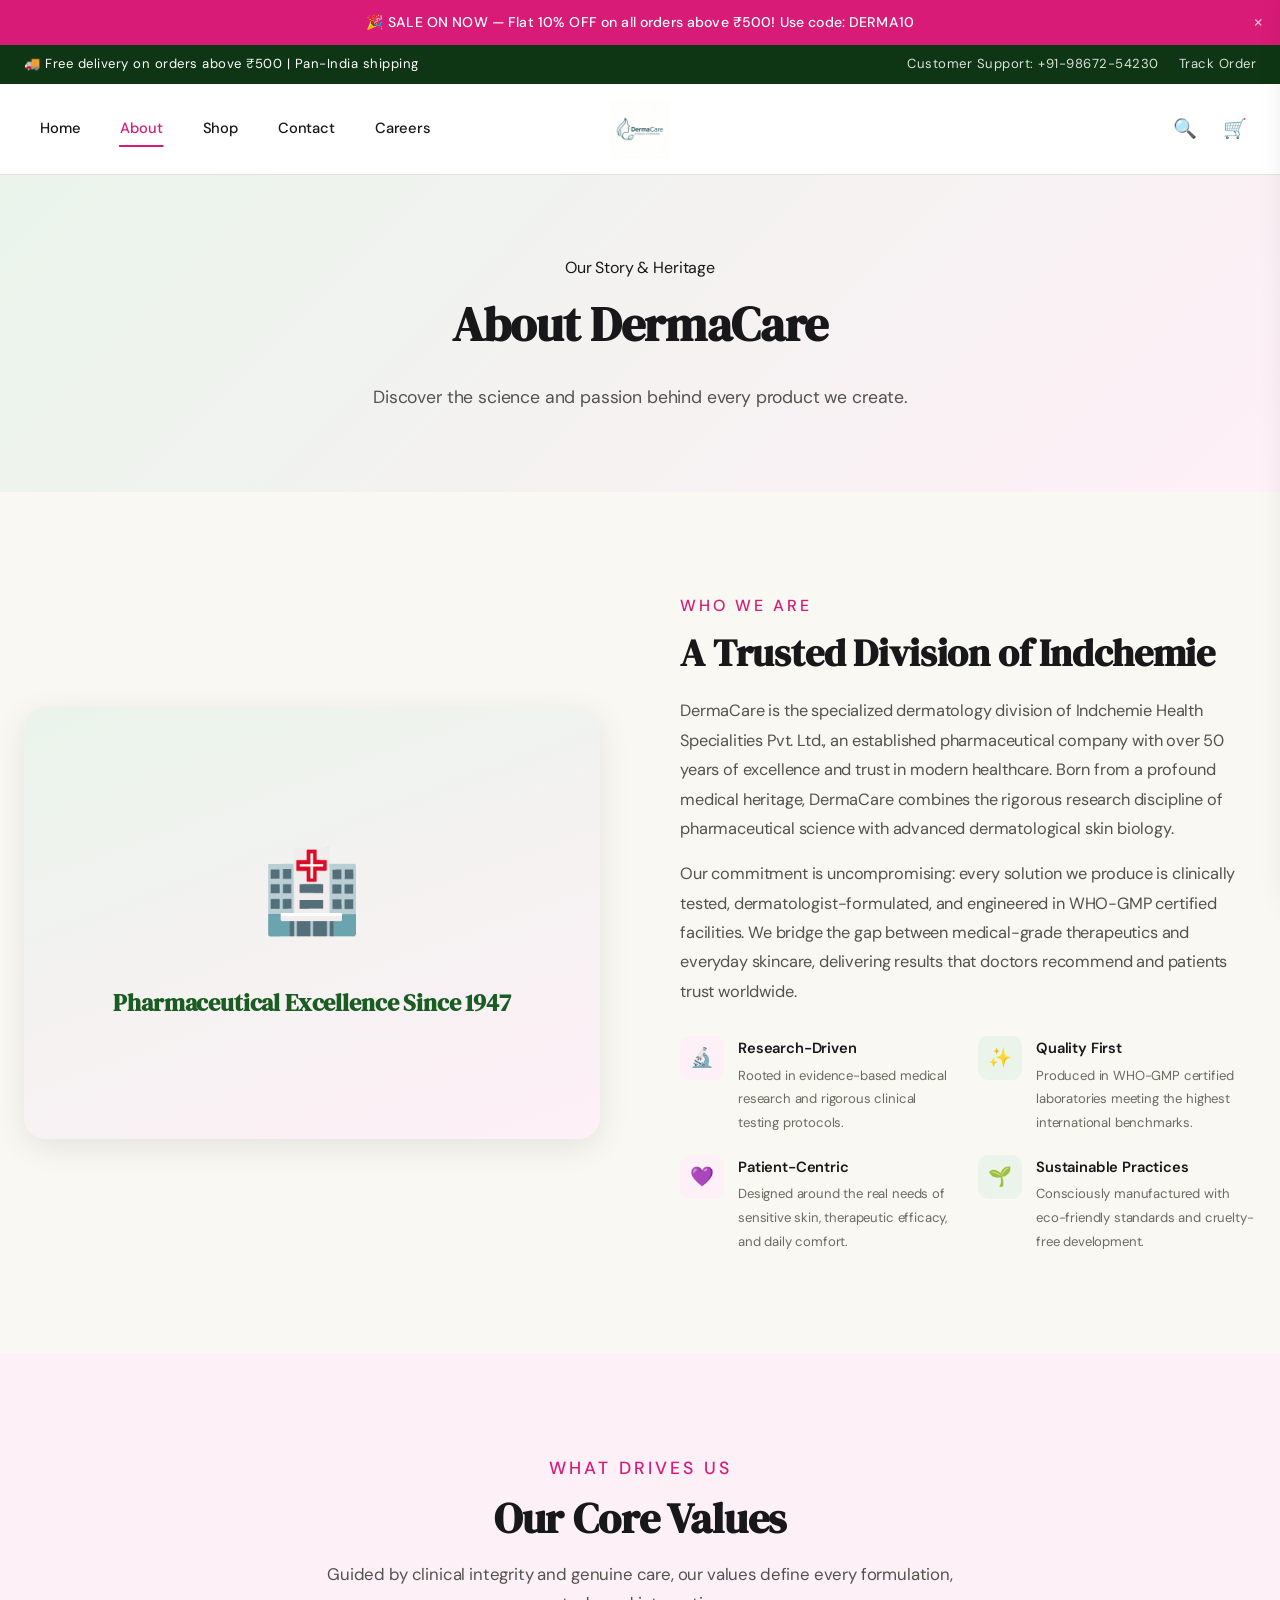
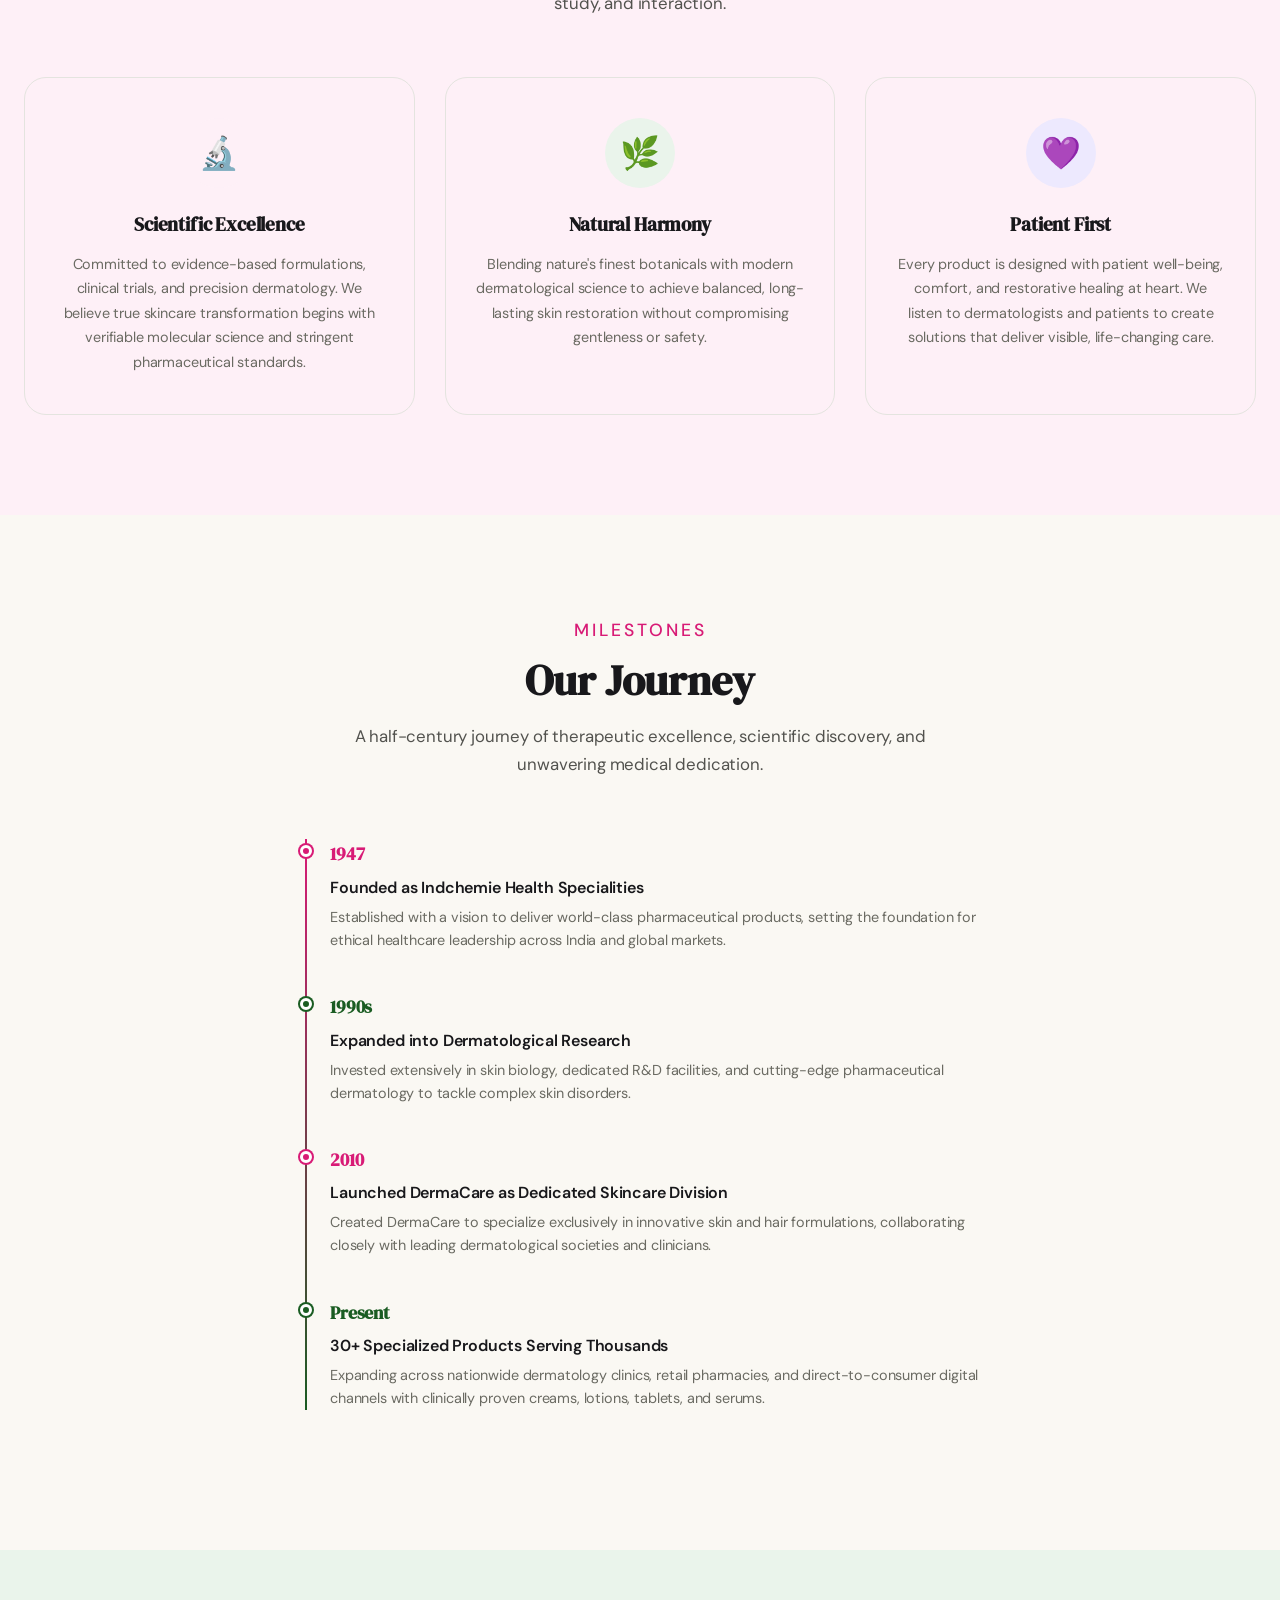
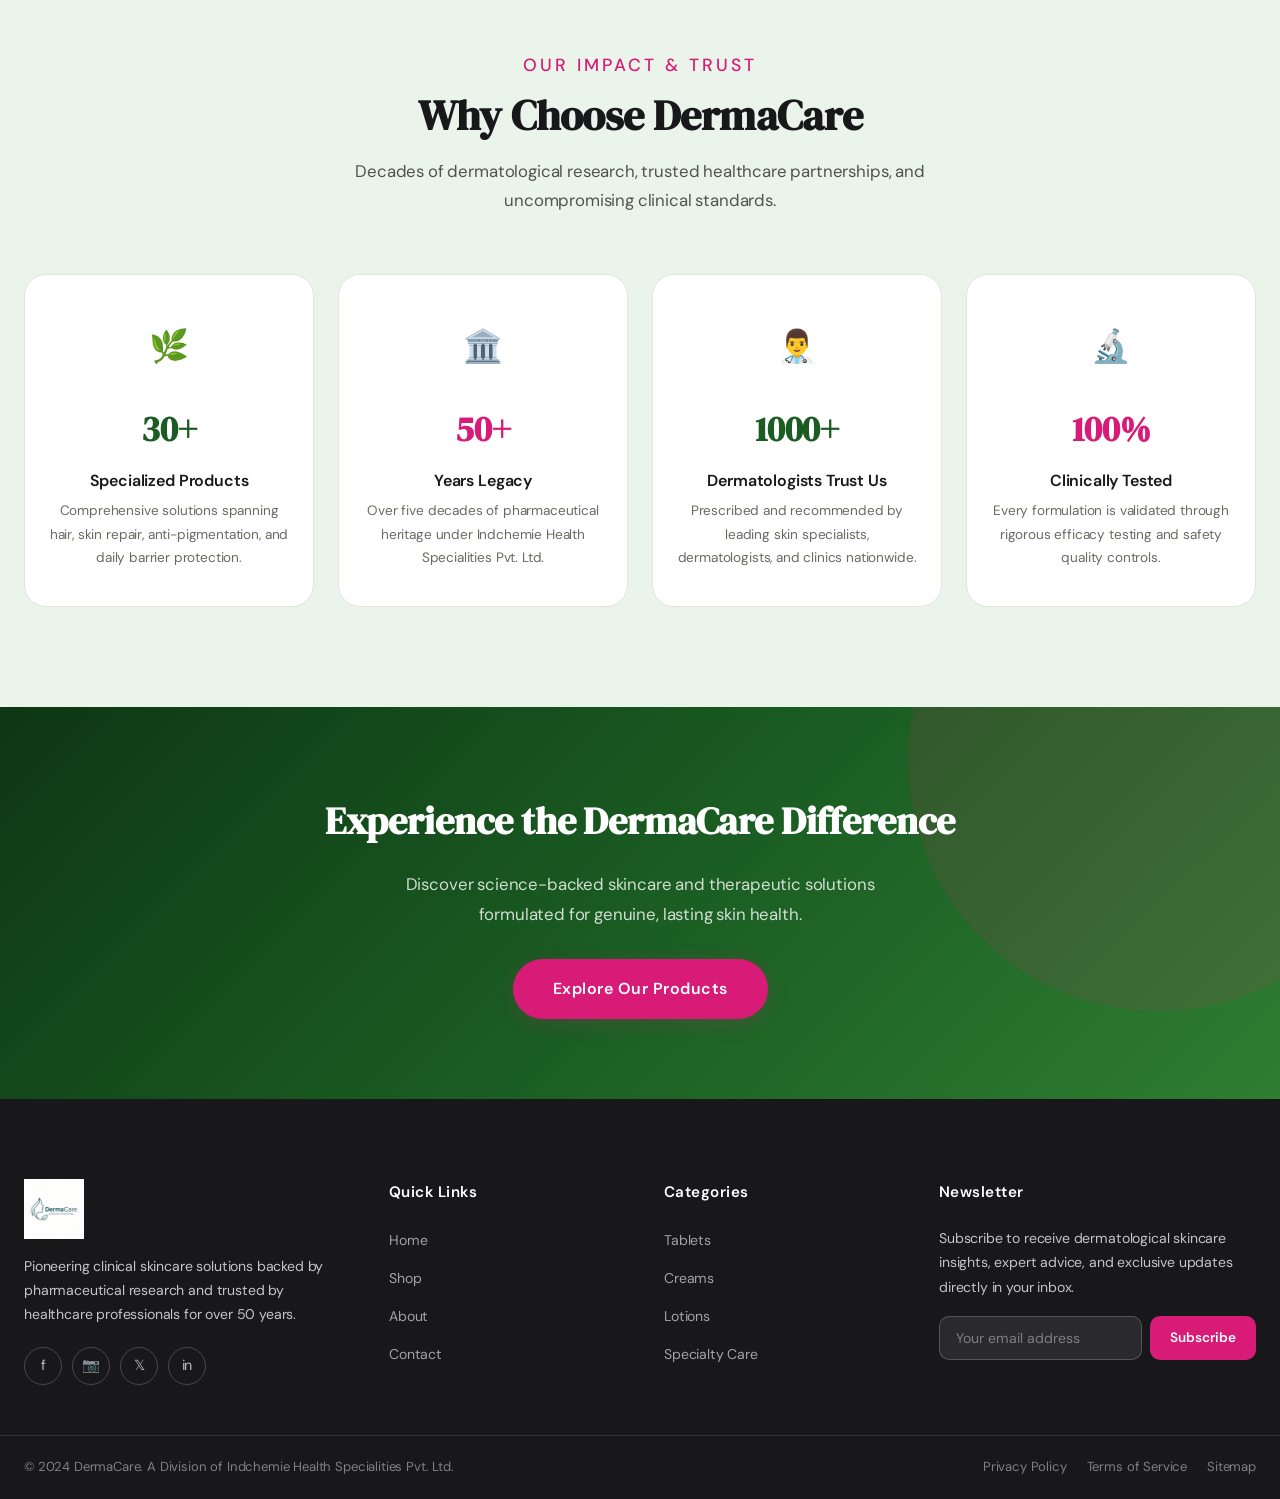
<file: about.html>
﻿<!DOCTYPE html>
<html lang="en">
<head>
  <meta charset="UTF-8">
  <meta name="viewport" content="width=device-width, initial-scale=1.0">
  <title>About Us | DermaCare - A Division of Indchemie</title>
  <meta name="description" content="Learn about DermaCare, the dedicated dermatology division of Indchemie Health Specialities Pvt. Ltd. Over 50 years of pharmaceutical excellence, clinically proven formulations, and dermatologist trust.">
  <link rel="stylesheet" href="css/style.css">
</head>
<body>

  <!-- ============================================
       1. TOP BAR
       ============================================ -->
  <!-- Announcement Banner (controlled by config.js) -->
  <div id="announcement-bar" style="display:none;"></div>

  <!-- Top Bar -->
  <div class="top-bar">
    <div class="container">
      <div class="top-bar-left">
        <span id="top-bar-message">Free shipping on orders over ₹500</span>
      </div>
      <div class="top-bar-right">
        <a href="tel:+919867254230" id="top-bar-phone">Customer Support: +91-9867254230</a>
        <a href="#">Track Order</a>
      </div>
    </div>
  </div>

  <!-- ============================================
       2. NAVBAR
       ============================================ -->
  <header class="navbar">
    <div class="container">
      <!-- nav-left: Navigation Links -->
      <div class="nav-left">
        <nav class="nav-links">
          <a href="index.html">Home</a>
          <a href="about.html" class="active">About</a>
          <a href="shop.html">Shop</a>
          <a href="contact.html">Contact</a>
        <a href="careers.html">Careers</a>
        </nav>
      </div>

      <!-- Center: Logo -->
      <a href="index.html" class="logo" aria-label="DermaCare Home">
        <div class="logo-icon"><img src="images/logo.png" alt="DermaCare Logo"></div>
      </a>

      <!-- nav-right: Actions -->
      <div class="nav-right">
        <div class="nav-actions">
          <a href="shop.html" class="nav-action-btn search-btn" aria-label="Search Products">🔍</a>
          <button class="nav-action-btn cart-btn" onclick="toggleCart()" aria-label="View Shopping Cart">
            🛒
            <span class="cart-count">0</span>
          </button>
          <button class="menu-toggle" aria-label="Toggle navigation menu">☰</button>
        </div>
      </div>
    </div>
  </header>

  <!-- ============================================
       3. MOBILE NAV OVERLAY
       ============================================ -->
  <div class="mobile-nav">
    <a href="index.html">Home</a>
    <a href="about.html" class="active">About</a>
    <a href="shop.html">Shop</a>
    <a href="contact.html">Contact</a>
  </div>

  <!-- ============================================
       4. PAGE HERO
       ============================================ -->
  <section class="page-hero">
    <div class="container fade-in">
      <div class="section-label">Our Story & Heritage</div>
      <h1>About DermaCare</h1>
      <p>Discover the science and passion behind every product we create.</p>
    </div>
  </section>

  <!-- ============================================
       5. ABOUT SECTION
       ============================================ -->
  <section class="section-padding">
    <div class="container">
      <div class="about-grid">
        <!-- Left: Visual Column -->
        <div class="about-image fade-in-left">
          <div class="about-image-icon">🏥</div>
          <div class="about-image-text">Pharmaceutical Excellence Since 1947</div>
        </div>

        <!-- Right: Content Column -->
        <div class="about-content fade-in-right">
          <div class="about-label">WHO WE ARE</div>
          <h2>A Trusted Division of Indchemie</h2>
          <p>DermaCare is the specialized dermatology division of Indchemie Health Specialities Pvt. Ltd., an established pharmaceutical company with over 50 years of excellence and trust in modern healthcare. Born from a profound medical heritage, DermaCare combines the rigorous research discipline of pharmaceutical science with advanced dermatological skin biology.</p>
          <p>Our commitment is uncompromising: every solution we produce is clinically tested, dermatologist-formulated, and engineered in WHO-GMP certified facilities. We bridge the gap between medical-grade therapeutics and everyday skincare, delivering results that doctors recommend and patients trust worldwide.</p>
          
          <div class="about-features">
            <div class="about-feature">
              <div class="about-feature-icon">🔬</div>
              <div>
                <h4>Research-Driven</h4>
                <p>Rooted in evidence-based medical research and rigorous clinical testing protocols.</p>
              </div>
            </div>

            <div class="about-feature">
              <div class="about-feature-icon">✨</div>
              <div>
                <h4>Quality First</h4>
                <p>Produced in WHO-GMP certified laboratories meeting the highest international benchmarks.</p>
              </div>
            </div>

            <div class="about-feature">
              <div class="about-feature-icon">💜</div>
              <div>
                <h4>Patient-Centric</h4>
                <p>Designed around the real needs of sensitive skin, therapeutic efficacy, and daily comfort.</p>
              </div>
            </div>

            <div class="about-feature">
              <div class="about-feature-icon">🌱</div>
              <div>
                <h4>Sustainable Practices</h4>
                <p>Consciously manufactured with eco-friendly standards and cruelty-free development.</p>
              </div>
            </div>
          </div>
        </div>
      </div>
    </div>
  </section>

  <!-- ============================================
       6. VALUES SECTION
       ============================================ -->
  <section class="section-padding bg-pink-light">
    <div class="container">
      <div class="section-header fade-in">
        <div class="section-label">What Drives Us</div>
        <h2>Our Core Values</h2>
        <p>Guided by clinical integrity and genuine care, our values define every formulation, study, and interaction.</p>
      </div>

      <div class="values-grid">
        <!-- Card 1 -->
        <div class="value-card fade-in">
          <div class="value-icon">🔬</div>
          <h3>Scientific Excellence</h3>
          <p>Committed to evidence-based formulations, clinical trials, and precision dermatology. We believe true skincare transformation begins with verifiable molecular science and stringent pharmaceutical standards.</p>
        </div>

        <!-- Card 2 -->
        <div class="value-card fade-in">
          <div class="value-icon">🌿</div>
          <h3>Natural Harmony</h3>
          <p>Blending nature's finest botanicals with modern dermatological science to achieve balanced, long-lasting skin restoration without compromising gentleness or safety.</p>
        </div>

        <!-- Card 3 -->
        <div class="value-card fade-in">
          <div class="value-icon">💜</div>
          <h3>Patient First</h3>
          <p>Every product is designed with patient well-being, comfort, and restorative healing at heart. We listen to dermatologists and patients to create solutions that deliver visible, life-changing care.</p>
        </div>
      </div>
    </div>
  </section>

  <!-- ============================================
       7. JOURNEY / TIMELINE SECTION
       ============================================ -->
  <section class="section-padding">
    <div class="container">
      <div class="section-header fade-in">
        <div class="section-label">Milestones</div>
        <h2>Our Journey</h2>
        <p>A half-century journey of therapeutic excellence, scientific discovery, and unwavering medical dedication.</p>
      </div>

      <div class="timeline fade-in">
        <!-- Item 1 -->
        <div class="timeline-item">
          <div class="timeline-year">1947</div>
          <div class="timeline-title">Founded as Indchemie Health Specialities</div>
          <div class="timeline-text">Established with a vision to deliver world-class pharmaceutical products, setting the foundation for ethical healthcare leadership across India and global markets.</div>
        </div>

        <!-- Item 2 -->
        <div class="timeline-item">
          <div class="timeline-year">1990s</div>
          <div class="timeline-title">Expanded into Dermatological Research</div>
          <div class="timeline-text">Invested extensively in skin biology, dedicated R&D facilities, and cutting-edge pharmaceutical dermatology to tackle complex skin disorders.</div>
        </div>

        <!-- Item 3 -->
        <div class="timeline-item">
          <div class="timeline-year">2010</div>
          <div class="timeline-title">Launched DermaCare as Dedicated Skincare Division</div>
          <div class="timeline-text">Created DermaCare to specialize exclusively in innovative skin and hair formulations, collaborating closely with leading dermatological societies and clinicians.</div>
        </div>

        <!-- Item 4 -->
        <div class="timeline-item">
          <div class="timeline-year">Present</div>
          <div class="timeline-title">30+ Specialized Products Serving Thousands</div>
          <div class="timeline-text">Expanding across nationwide dermatology clinics, retail pharmacies, and direct-to-consumer digital channels with clinically proven creams, lotions, tablets, and serums.</div>
        </div>
      </div>
    </div>
  </section>

  <!-- ============================================
       8. TEAM / EXPERTISE SECTION
       ============================================ -->
  <section class="section-padding bg-green-light">
    <div class="container">
      <div class="section-header fade-in">
        <div class="section-label">Our Impact & Trust</div>
        <h2>Why Choose DermaCare</h2>
        <p>Decades of dermatological research, trusted healthcare partnerships, and uncompromising clinical standards.</p>
      </div>

      <div class="categories-grid">
        <!-- Stat Card 1 -->
        <div class="category-card fade-in">
          <div class="category-icon" style="background: var(--white); color: var(--green);">🌿</div>
          <h3 style="font-size: 2.2rem; font-weight: 700; color: var(--green); margin-bottom: 6px;">30+</h3>
          <p style="font-weight: 600; color: var(--text); font-size: 1rem; margin-bottom: 4px;">Specialized Products</p>
          <p style="font-size: 0.85rem; color: var(--dark-gray); margin-bottom: 0;">Comprehensive solutions spanning hair, skin repair, anti-pigmentation, and daily barrier protection.</p>
        </div>

        <!-- Stat Card 2 -->
        <div class="category-card fade-in">
          <div class="category-icon" style="background: var(--white); color: var(--pink);">🏛️</div>
          <h3 style="font-size: 2.2rem; font-weight: 700; color: var(--pink); margin-bottom: 6px;">50+</h3>
          <p style="font-weight: 600; color: var(--text); font-size: 1rem; margin-bottom: 4px;">Years Legacy</p>
          <p style="font-size: 0.85rem; color: var(--dark-gray); margin-bottom: 0;">Over five decades of pharmaceutical heritage under Indchemie Health Specialities Pvt. Ltd.</p>
        </div>

        <!-- Stat Card 3 -->
        <div class="category-card fade-in">
          <div class="category-icon" style="background: var(--white); color: var(--green);">👨‍⚕️</div>
          <h3 style="font-size: 2.2rem; font-weight: 700; color: var(--green); margin-bottom: 6px;">1000+</h3>
          <p style="font-weight: 600; color: var(--text); font-size: 1rem; margin-bottom: 4px;">Dermatologists Trust Us</p>
          <p style="font-size: 0.85rem; color: var(--dark-gray); margin-bottom: 0;">Prescribed and recommended by leading skin specialists, dermatologists, and clinics nationwide.</p>
        </div>

        <!-- Stat Card 4 -->
        <div class="category-card fade-in">
          <div class="category-icon" style="background: var(--white); color: var(--pink);">🔬</div>
          <h3 style="font-size: 2.2rem; font-weight: 700; color: var(--pink); margin-bottom: 6px;">100%</h3>
          <p style="font-weight: 600; color: var(--text); font-size: 1rem; margin-bottom: 4px;">Clinically Tested</p>
          <p style="font-size: 0.85rem; color: var(--dark-gray); margin-bottom: 0;">Every formulation is validated through rigorous efficacy testing and safety quality controls.</p>
        </div>
      </div>
    </div>
  </section>

  <!-- ============================================
       9. CTA BANNER
       ============================================ -->
  <section class="cta-banner">
    <div class="container fade-in">
      <h2>Experience the DermaCare Difference</h2>
      <p>Discover science-backed skincare and therapeutic solutions formulated for genuine, lasting skin health.</p>
      <a href="shop.html" class="btn btn-primary">Explore Our Products</a>
    </div>
  </section>

  <!-- ============================================
       10. FOOTER
       ============================================ -->
  <footer class="footer">
    <div class="container">
      <div class="footer-grid">
        <!-- Col 1: Brand Info -->
        <div class="footer-brand">
          <a href="index.html" class="logo" style="padding: 0; margin-bottom: 16px;">
            <div class="logo-icon"><img src="images/logo.png" alt="DermaCare Logo"></div>
          </a>
          <p>Pioneering clinical skincare solutions backed by pharmaceutical research and trusted by healthcare professionals for over 50 years.</p>
          <div class="footer-socials">
            <a href="#" class="footer-social" aria-label="Facebook">f</a>
            <a href="#" class="footer-social" aria-label="Instagram">📷</a>
            <a href="#" class="footer-social" aria-label="Twitter">𝕏</a>
            <a href="#" class="footer-social" aria-label="LinkedIn">in</a>
          </div>
        </div>

        <!-- Col 2: Quick Links -->
        <div class="footer-col">
          <h4>Quick Links</h4>
          <ul>
            <li><a href="index.html">Home</a></li>
            <li><a href="shop.html">Shop</a></li>
            <li><a href="about.html">About</a></li>
            <li><a href="contact.html">Contact</a></li>
          </ul>
        </div>

        <!-- Col 3: Categories -->
        <div class="footer-col">
          <h4>Categories</h4>
          <ul>
            <li><a href="shop.html">Tablets</a></li>
            <li><a href="shop.html">Creams</a></li>
            <li><a href="shop.html">Lotions</a></li>
            <li><a href="shop.html">Specialty Care</a></li>
          </ul>
        </div>

        <!-- Col 4: Newsletter -->
        <div class="footer-col footer-newsletter">
          <h4>Newsletter</h4>
          <p>Subscribe to receive dermatological skincare insights, expert advice, and exclusive updates directly in your inbox.</p>
          <form class="newsletter-form" onsubmit="event.preventDefault(); showToast('Thank you for subscribing to DermaCare!'); this.reset();">
            <input type="email" placeholder="Your email address" required aria-label="Email address for newsletter">
            <button type="submit">Subscribe</button>
          </form>
        </div>
      </div>
    </div>

    <!-- Footer Bottom -->
    <div class="footer-bottom">
      <div class="container">
        <p>&copy; 2024 DermaCare. A Division of Indchemie Health Specialities Pvt. Ltd.</p>
        <div class="footer-bottom-links">
          <a href="#">Privacy Policy</a>
          <a href="#">Terms of Service</a>
          <a href="#">Sitemap</a>
        </div>
      </div>
    </div>
  </footer>

  <!-- ============================================
       11. CART SIDEBAR & OVERLAY
       ============================================ -->
  <div class="cart-overlay" onclick="toggleCart()" aria-hidden="true"></div>

  <div class="cart-sidebar" aria-label="Shopping Cart Sidebar">
    <div class="cart-header">
      <h3>Your Cart</h3>
      <button class="cart-close" onclick="toggleCart()" aria-label="Close cart">✕</button>
    </div>
    <div class="cart-items">
      <!-- Populated dynamically by main.js updateCartUI() -->
    </div>
    <div class="cart-footer">
      <div class="cart-total">
        <span class="cart-total-label">Total:</span>
        <span class="cart-total-amount">₹0.00</span>
      </div>
      <a href="checkout.html" class="cart-checkout-btn" style="text-align: center; text-decoration: none; display: block;">Proceed to Checkout</a>
    </div>
  </div>

  <!-- ============================================
       12. SCROLL-TO-TOP BUTTON
       ============================================ -->
  <button class="scroll-top" aria-label="Scroll to top">↑</button>

  <!-- ============================================
       SCRIPTS
       ============================================ -->
  <script src="js/config.js"></script>
  <script src="js/main.js"></script>
</body>
</html>
</file>
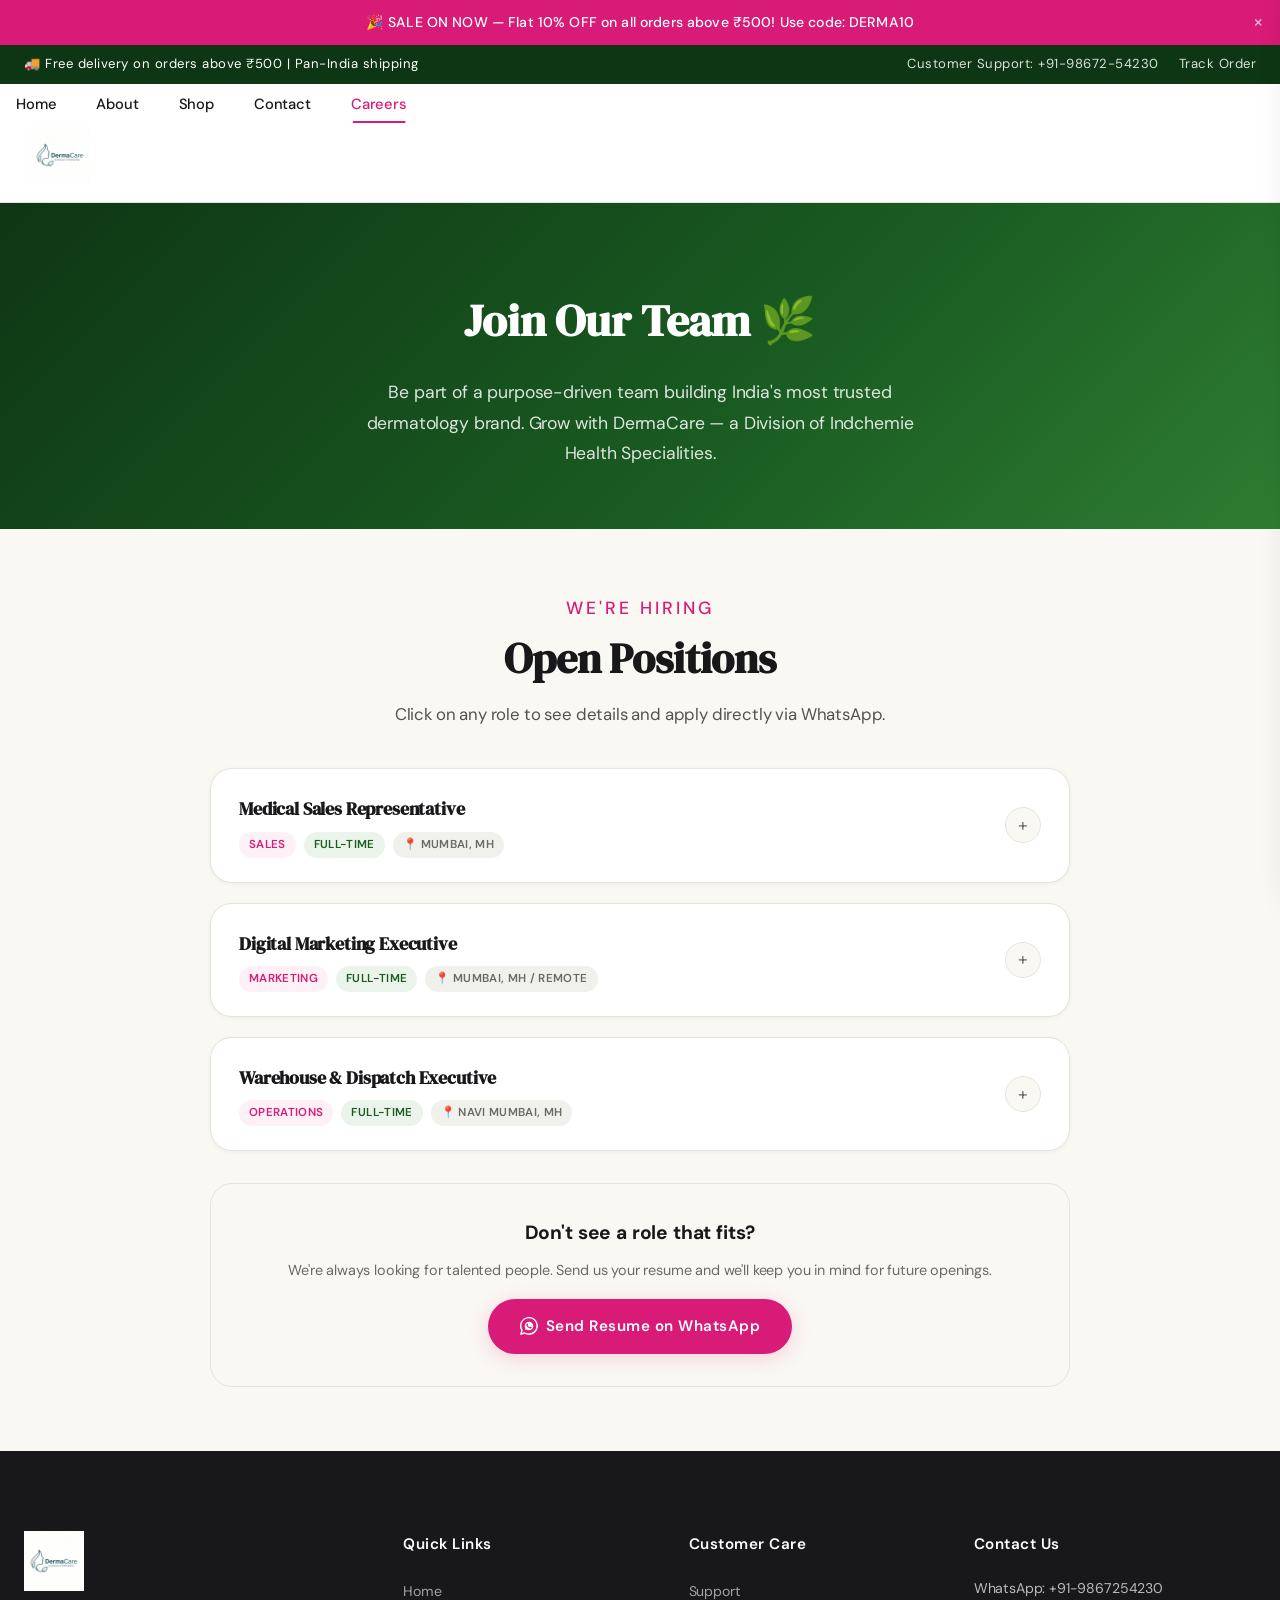
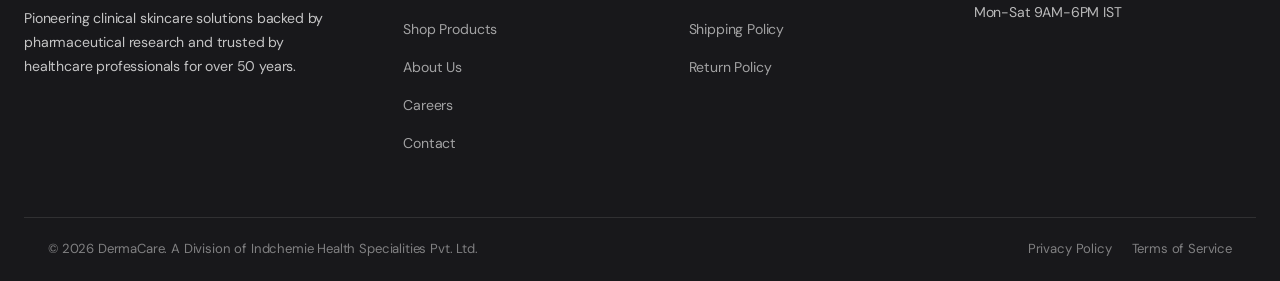
<file: careers.html>
<!DOCTYPE html>
<html lang="en">
<head>
  <meta charset="UTF-8">
  <meta name="viewport" content="width=device-width, initial-scale=1.0">
  <title>Careers — DermaCare by Indchemie</title>
  <meta name="description" content="Join the DermaCare team. Explore open positions at DermaCare, a division of Indchemie Health Specialities Pvt. Ltd.">
  <link rel="stylesheet" href="css/style.css">
  <style>
    /* ─── Careers Page Specific ───── */
    .careers-hero {
      background: linear-gradient(135deg, var(--green-dark) 0%, var(--green) 60%, var(--green-accent) 100%);
      color: white;
      text-align: center;
      padding: 80px 0 60px;
    }
    .careers-hero h1 { font-family: var(--font-heading); font-size: 2.8rem; margin-bottom: 16px; color: white; }
    .careers-hero p { font-size: 1.1rem; opacity: 0.85; max-width: 600px; margin: 0 auto; }

    .careers-section { padding: 64px 0; }
    .jobs-grid { display: flex; flex-direction: column; gap: 20px; max-width: 860px; margin: 0 auto; }

    .job-card {
      background: var(--white);
      border: 1px solid var(--border);
      border-radius: var(--radius-lg);
      overflow: hidden;
      box-shadow: var(--shadow-sm);
      transition: var(--transition);
    }
    .job-card:hover { box-shadow: var(--shadow-md); transform: translateY(-2px); }

    .job-header {
      display: flex;
      align-items: center;
      justify-content: space-between;
      padding: 24px 28px;
      cursor: pointer;
      gap: 16px;
    }
    .job-header-left { flex: 1; }
    .job-title { font-size: 1.15rem; font-weight: 600; color: var(--text); margin-bottom: 6px; font-family: var(--font-heading); }
    .job-tags { display: flex; gap: 8px; flex-wrap: wrap; }
    .job-tag {
      display: inline-block;
      padding: 3px 10px;
      border-radius: 100px;
      font-size: 0.72rem;
      font-weight: 600;
      letter-spacing: 0.03em;
      text-transform: uppercase;
    }
    .tag-dept { background: var(--pink-light); color: var(--pink); }
    .tag-type { background: var(--green-light); color: var(--green); }
    .tag-location { background: var(--light-gray); color: var(--dark-gray); }

    .job-toggle {
      width: 36px;
      height: 36px;
      border-radius: 50%;
      border: 1.5px solid var(--border);
      display: flex;
      align-items: center;
      justify-content: center;
      font-size: 1.1rem;
      color: var(--dark-gray);
      transition: var(--transition);
      flex-shrink: 0;
      background: var(--cream);
    }
    .job-card.open .job-toggle { background: var(--pink); border-color: var(--pink); color: white; transform: rotate(45deg); }

    .job-body {
      display: none;
      padding: 0 28px 28px;
      border-top: 1px solid var(--border-light);
      animation: fadeSlide 0.25s ease;
    }
    .job-card.open .job-body { display: block; }

    @keyframes fadeSlide {
      from { opacity: 0; transform: translateY(-8px); }
      to   { opacity: 1; transform: translateY(0); }
    }

    .job-section { margin-top: 20px; }
    .job-section h4 {
      font-size: 0.8rem;
      font-weight: 700;
      text-transform: uppercase;
      letter-spacing: 0.08em;
      color: var(--pink);
      margin-bottom: 10px;
    }
    .job-section ul { padding-left: 0; list-style: none; display: flex; flex-direction: column; gap: 6px; }
    .job-section ul li {
      font-size: 0.9rem;
      color: var(--text-light);
      padding-left: 20px;
      position: relative;
      line-height: 1.5;
    }
    .job-section ul li::before {
      content: '→';
      position: absolute;
      left: 0;
      color: var(--green-accent);
      font-size: 0.8rem;
    }

    .job-body .apply-btn {
      display: inline-flex;
      align-items: center;
      gap: 10px;
      margin-top: 24px;
      padding: 14px 28px;
      background: #25D366;
      color: white;
      border-radius: var(--radius-xl);
      font-weight: 600;
      font-size: 0.95rem;
      text-decoration: none;
      transition: var(--transition);
      border: none;
      cursor: pointer;
      font-family: var(--font-body);
    }
    .job-body .apply-btn:hover { background: #1fba58; transform: translateY(-2px); box-shadow: 0 6px 20px rgba(37,211,102,0.35); }
    .job-body .apply-btn svg { width: 20px; height: 20px; fill: white; flex-shrink: 0; }

    .no-jobs {
      text-align: center;
      padding: 60px 24px;
      color: var(--dark-gray);
      background: var(--white);
      border-radius: var(--radius-lg);
      border: 2px dashed var(--border);
    }
    .no-jobs .icon { font-size: 3rem; margin-bottom: 16px; }
    .no-jobs h3 { font-size: 1.2rem; margin-bottom: 8px; color: var(--text); }
    .no-jobs p { font-size: 0.9rem; }

    .careers-cta {
      background: var(--cream);
      border: 1px solid var(--border);
      border-radius: var(--radius-lg);
      padding: 32px;
      text-align: center;
      max-width: 860px;
      margin: 32px auto 0;
    }
    .careers-cta h3 { font-size: 1.2rem; margin-bottom: 8px; }
    .careers-cta p { font-size: 0.9rem; color: var(--dark-gray); margin-bottom: 16px; }

    @media (max-width: 768px) {
      .careers-hero h1 { font-size: 2rem; }
      .careers-hero { padding: 60px 16px 40px; }
      .job-header { padding: 18px 16px; }
      .job-body { padding: 0 16px 20px; }
      .job-title { font-size: 1rem; }
    }
  </style>
</head>
<body>

  <!-- Announcement Banner -->
  <div id="announcement-bar" style="display:none;"></div>

  <!-- Top Bar -->
  <div class="top-bar">
    <div class="container">
      <div class="top-bar-left">
        <span id="top-bar-message">Free shipping on orders over ₹1999</span>
      </div>
      <div class="top-bar-right">
        <a href="tel:+919867254230" id="top-bar-phone">Customer Support: +91-9867254230</a>
        <a href="#">Track Order</a>
      </div>
    </div>
  </div>

  <!-- Navbar -->
  <header class="navbar">
    <div class="nav-left">
      <button class="menu-toggle" onclick="toggleMobileMenu()" aria-label="Menu">
        <span></span><span></span><span></span>
      </button>
      <nav class="nav-links">
        <a href="index.html">Home</a>
        <a href="about.html">About</a>
        <a href="shop.html">Shop</a>
        <a href="contact.html">Contact</a>
        <a href="careers.html" class="active">Careers</a>
      </nav>
    </div>
    <a href="index.html" class="logo">
      <div class="logo-icon"><img src="images/logo.png" alt="DermaCare Logo"></div>
    </a>
    <div class="nav-right">
      <div class="nav-actions">
        <button class="cart-btn" onclick="toggleCart()" aria-label="Cart">
          <svg viewBox="0 0 24 24"><path d="M6 2L3 6v14a2 2 0 002 2h14a2 2 0 002-2V6l-3-4z"/><line x1="3" y1="6" x2="21" y2="6"/><path d="M16 10a4 4 0 01-8 0"/></svg>
          <span class="cart-count" style="display:none;">0</span>
        </button>
      </div>
    </div>
  </header>

  <!-- Mobile Nav -->
  <div class="mobile-nav">
    <a href="index.html">Home</a>
    <a href="about.html">About</a>
    <a href="shop.html">Shop</a>
    <a href="contact.html">Contact</a>
    <a href="careers.html" class="active">Careers</a>
  </div>

  <!-- Careers Hero -->
  <section class="careers-hero">
    <div class="container">
      <h1>Join Our Team 🌿</h1>
      <p>Be part of a purpose-driven team building India's most trusted dermatology brand. Grow with DermaCare — a Division of Indchemie Health Specialities.</p>
    </div>
  </section>

  <!-- Jobs Section -->
  <section class="careers-section">
    <div class="container">
      <div class="section-header" style="margin-bottom: 40px;">
        <div class="section-label">We're Hiring</div>
        <h2>Open Positions</h2>
        <p>Click on any role to see details and apply directly via WhatsApp.</p>
      </div>

      <div class="jobs-grid" id="jobs-list">
        <!-- Jobs are injected here by JavaScript from config.js -->
      </div>

      <div class="careers-cta">
        <h3>Don't see a role that fits?</h3>
        <p>We're always looking for talented people. Send us your resume and we'll keep you in mind for future openings.</p>
        <a href="https://wa.me/919867254230?text=Hello%2C%20I%20am%20interested%20in%20working%20with%20DermaCare.%20Please%20find%20my%20resume%20attached." target="_blank" class="btn btn-primary" style="display:inline-flex; gap:8px; align-items:center;">
          <svg viewBox="0 0 24 24" style="width:18px;height:18px;fill:white;"><path d="M12.031 6.172c-3.181 0-5.767 2.586-5.768 5.766-.001 1.298.38 2.27 1.019 3.287l-.582 2.128 2.182-.573c.978.58 1.911.928 3.145.929 3.178 0 5.767-2.587 5.768-5.766.001-3.187-2.575-5.77-5.764-5.771zm3.392 8.244c-.144.405-.837.774-1.17.824-.299.045-.677.063-1.092-.069-.252-.08-.575-.187-.988-.365-1.739-.751-2.874-2.502-2.961-2.617-.087-.116-.708-.94-.708-1.793s.448-1.273.607-1.446c.159-.173.346-.217.462-.217l.332.006c.106.005.249-.04.39.298.144.347.491 1.2.534 1.287.043.087.072.188.014.304-.058.116-.087.188-.173.289l-.26.304c-.087.086-.177.18-.076.354.101.174.449.741.964 1.201.662.591 1.221.774 1.394.86s.275.072.376-.043c.101-.116.433-.506.549-.68.116-.173.231-.145.39-.087s1.011.477 1.184.564.289.13.332.202c.045.072.045.419-.1.824zm-3.423-14.416c-6.627 0-12 5.373-12 12 0 2.159.57 4.184 1.564 5.938l-1.662 6.076 6.221-1.632c1.701.927 3.655 1.455 5.733 1.455 6.627 0 12-5.373 12-12s-5.373-12-12-12zm0 22c-1.895 0-3.666-.546-5.161-1.484l-.369-.232-3.837 1.006 1.025-3.742-.254-.404c-.996-1.587-1.528-3.447-1.528-5.378 0-5.514 4.486-10 10-10s10 4.486 10 10-4.486 10-10 10z"/></svg>
          Send Resume on WhatsApp
        </a>
      </div>
    </div>
  </section>

  <!-- Footer -->
  <footer class="footer">
    <div class="container">
      <div class="footer-grid">
        <div class="footer-brand">
          <a href="index.html" class="logo" style="padding: 0; margin-bottom: 16px;">
            <div class="logo-icon"><img src="images/logo.png" alt="DermaCare Logo"></div>
          </a>
          <p>Pioneering clinical skincare solutions backed by pharmaceutical research and trusted by healthcare professionals for over 50 years.</p>
        </div>
        <div class="footer-col">
          <h4>Quick Links</h4>
          <ul>
            <li><a href="index.html">Home</a></li>
            <li><a href="shop.html">Shop Products</a></li>
            <li><a href="about.html">About Us</a></li>
            <li><a href="careers.html">Careers</a></li>
            <li><a href="contact.html">Contact</a></li>
          </ul>
        </div>
        <div class="footer-col">
          <h4>Customer Care</h4>
          <ul>
            <li><a href="contact.html">Support</a></li>
            <li><a href="#">Shipping Policy</a></li>
            <li><a href="#">Return Policy</a></li>
          </ul>
        </div>
        <div class="footer-col">
          <h4>Contact Us</h4>
          <p style="font-size:0.88rem;color:rgba(255,255,255,0.7);line-height:1.7;">
            WhatsApp: +91-9867254230<br>
            Mon-Sat 9AM-6PM IST
          </p>
        </div>
      </div>
      <div class="footer-bottom">
        <div class="container">
          <p>© 2026 DermaCare. A Division of Indchemie Health Specialities Pvt. Ltd.</p>
          <div class="footer-bottom-links">
            <a href="#">Privacy Policy</a>
            <a href="#">Terms of Service</a>
          </div>
        </div>
      </div>
    </div>
  </footer>

  <!-- Cart Sidebar -->
  <div class="cart-overlay" onclick="toggleCart()"></div>
  <div class="cart-sidebar">
    <div class="cart-header">
      <h3>Your Cart</h3>
      <button class="cart-close" onclick="toggleCart()" aria-label="Close Cart">✕</button>
    </div>
    <div class="cart-items"></div>
    <div class="cart-footer">
      <div class="cart-total">
        <span>Total</span>
        <span class="cart-total-amount">₹0.00</span>
      </div>
      <a href="checkout.html" class="btn btn-primary" style="display:flex;align-items:center;justify-content:center;gap:8px;text-decoration:none;width:100%;">Proceed to Checkout</a>
    </div>
  </div>

  <button class="scroll-top" aria-label="Scroll to top">↑</button>

  <script src="js/config.js"></script>
  <script src="js/main.js"></script>
  <script>
    // ─── Render Jobs from config.js ─────────────
    document.addEventListener('DOMContentLoaded', () => {
      renderJobs();
    });

    function renderJobs() {
      const container = document.getElementById('jobs-list');
      const jobs = (typeof SITE_CONFIG !== 'undefined' && SITE_CONFIG.jobs) ? SITE_CONFIG.jobs : [];

      if (jobs.length === 0) {
        container.innerHTML = `
          <div class="no-jobs">
            <div class="icon">🌱</div>
            <h3>No open positions right now</h3>
            <p>Check back soon — we're growing fast! You can always send your resume below.</p>
          </div>
        `;
        return;
      }

      container.innerHTML = jobs.map((job, i) => {
        const deptTag = job.department ? `<span class="job-tag tag-dept">${job.department}</span>` : '';
        const typeTag = job.type ? `<span class="job-tag tag-type">${job.type}</span>` : '';
        const locTag  = job.location ? `<span class="job-tag tag-location">📍 ${job.location}</span>` : '';

        const responsibilities = (job.responsibilities || []).map(r => `<li>${r}</li>`).join('');
        const qualifications = (job.qualifications || []).map(q => `<li>${q}</li>`).join('');

        // Build WhatsApp application message
        const waMsg = encodeURIComponent(
          `*JOB APPLICATION — DERMACARE*\n` +
          `──────────────────\n\n` +
          `*Position Applied For:* ${job.title}\n` +
          `*Department:* ${job.department || 'N/A'}\n` +
          `*Location:* ${job.location || 'N/A'}\n\n` +
          `*Applicant Details:*\n` +
          `• Name: \n` +
          `• Phone: \n` +
          `• Email: \n` +
          `• Current Role: \n` +
          `• Experience: \n\n` +
          `Please review my application. I look forward to hearing from you!\n\n` +
          `(Please attach your resume/CV)`
        );
        const waUrl = `https://wa.me/919867254230?text=${waMsg}`;

        return `
          <div class="job-card" id="job-${i}">
            <div class="job-header" onclick="toggleJob(${i})">
              <div class="job-header-left">
                <div class="job-title">${job.title}</div>
                <div class="job-tags">${deptTag}${typeTag}${locTag}</div>
              </div>
              <div class="job-toggle">+</div>
            </div>
            <div class="job-body">
              ${job.overview ? `<p style="font-size:0.9rem;color:var(--text-light);margin-top:16px;line-height:1.65;">${job.overview}</p>` : ''}
              ${responsibilities ? `
                <div class="job-section">
                  <h4>Key Responsibilities</h4>
                  <ul>${responsibilities}</ul>
                </div>` : ''}
              ${qualifications ? `
                <div class="job-section">
                  <h4>Qualifications & Requirements</h4>
                  <ul>${qualifications}</ul>
                </div>` : ''}
              <a href="${waUrl}" target="_blank" class="apply-btn">
                <svg viewBox="0 0 24 24"><path d="M12.031 6.172c-3.181 0-5.767 2.586-5.768 5.766-.001 1.298.38 2.27 1.019 3.287l-.582 2.128 2.182-.573c.978.58 1.911.928 3.145.929 3.178 0 5.767-2.587 5.768-5.766.001-3.187-2.575-5.77-5.764-5.771zm3.392 8.244c-.144.405-.837.774-1.17.824-.299.045-.677.063-1.092-.069-.252-.08-.575-.187-.988-.365-1.739-.751-2.874-2.502-2.961-2.617-.087-.116-.708-.94-.708-1.793s.448-1.273.607-1.446c.159-.173.346-.217.462-.217l.332.006c.106.005.249-.04.39.298.144.347.491 1.2.534 1.287.043.087.072.188.014.304-.058.116-.087.188-.173.289l-.26.304c-.087.086-.177.18-.076.354.101.174.449.741.964 1.201.662.591 1.221.774 1.394.86s.275.072.376-.043c.101-.116.433-.506.549-.68.116-.173.231-.145.39-.087s1.011.477 1.184.564.289.13.332.202c.045.072.045.419-.1.824zm-3.423-14.416c-6.627 0-12 5.373-12 12 0 2.159.57 4.184 1.564 5.938l-1.662 6.076 6.221-1.632c1.701.927 3.655 1.455 5.733 1.455 6.627 0 12-5.373 12-12s-5.373-12-12-12zm0 22c-1.895 0-3.666-.546-5.161-1.484l-.369-.232-3.837 1.006 1.025-3.742-.254-.404c-.996-1.587-1.528-3.447-1.528-5.378 0-5.514 4.486-10 10-10s10 4.486 10 10-4.486 10-10 10z"/></svg>
                Apply via WhatsApp
              </a>
            </div>
          </div>
        `;
      }).join('');
    }

    function toggleJob(i) {
      const card = document.getElementById(`job-${i}`);
      card.classList.toggle('open');
    }
  </script>
</body>
</html>
</file>
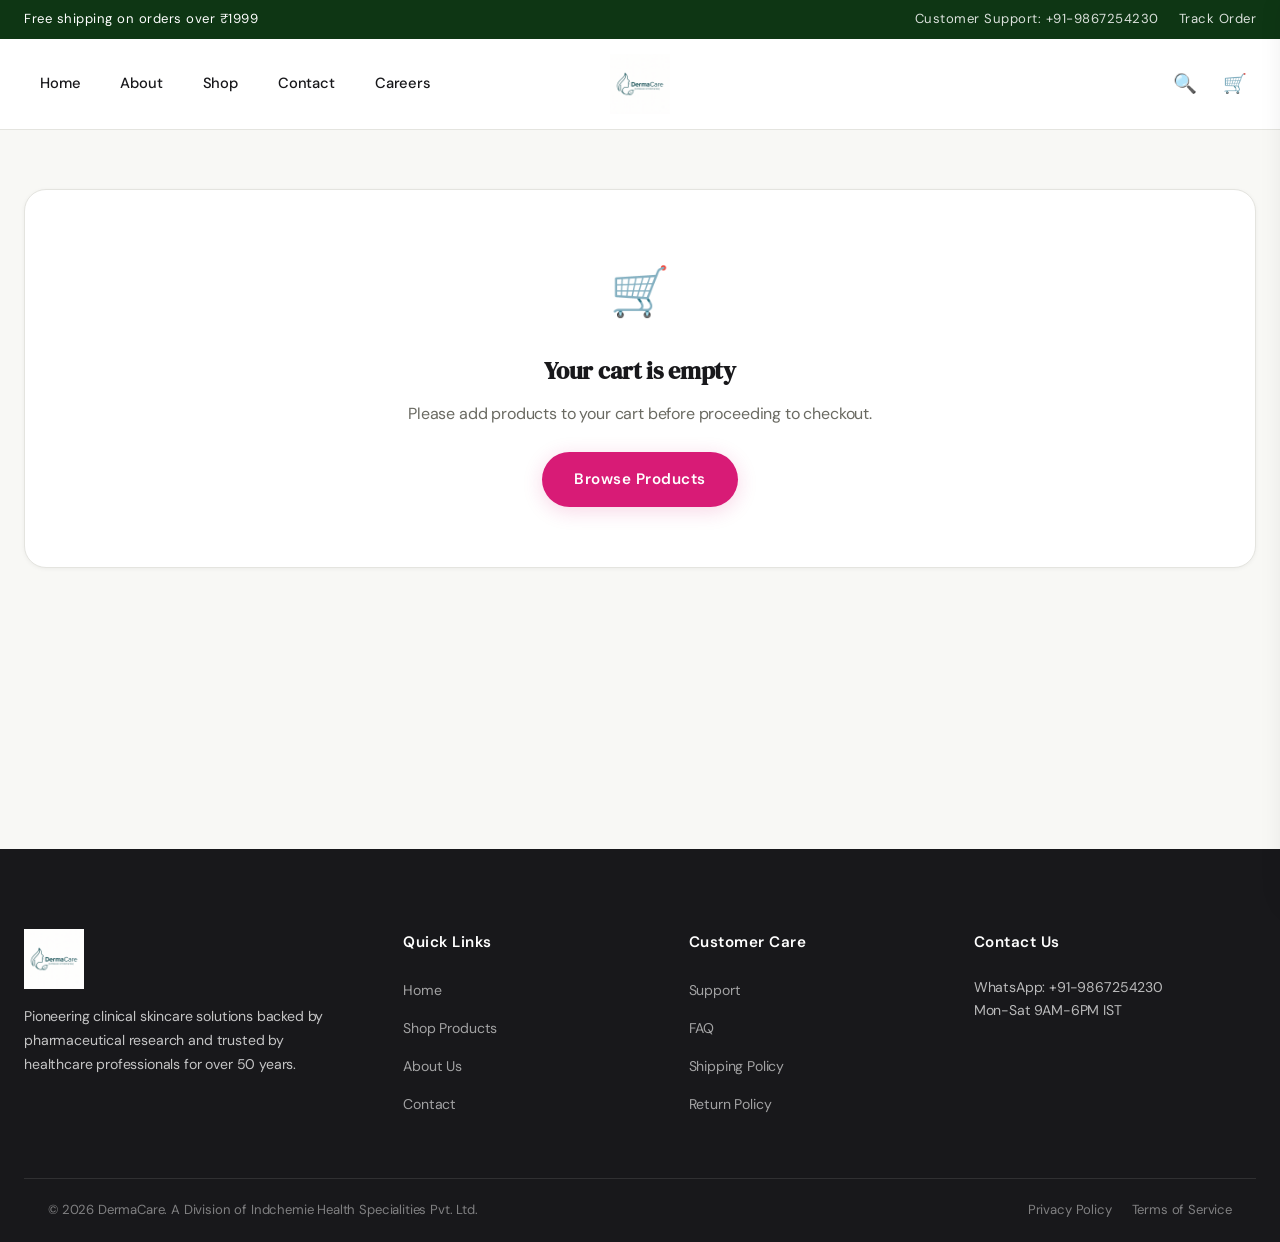
<file: checkout.html>
<!DOCTYPE html>
<html lang="en">
<head>
  <meta charset="UTF-8">
  <meta name="viewport" content="width=device-width, initial-scale=1.0">
  <title>Checkout - DermaCare</title>
  <meta name="description" content="Complete your DermaCare order with our convenient WhatsApp checkout.">
  <link rel="stylesheet" href="css/style.css">
  <style>
    /* Checkout Specific Styles */
    .checkout-wrapper {
      padding: 60px 0 100px;
      background: var(--off-white);
      min-height: 80vh;
    }
    .checkout-grid {
      display: grid;
      grid-template-columns: 1.2fr 0.8fr;
      gap: 40px;
      align-items: flex-start;
    }
    .checkout-card {
      background: var(--white);
      border: 1px solid var(--border);
      border-radius: var(--radius-lg);
      padding: 36px;
      box-shadow: var(--shadow-sm);
    }
    .checkout-card h2 {
      font-family: var(--font-heading);
      font-size: 1.5rem;
      margin-bottom: 8px;
      color: var(--text);
    }
    .checkout-card .subtitle {
      color: var(--dark-gray);
      font-size: 0.9rem;
      margin-bottom: 28px;
    }
    .checkout-items-list {
      max-height: 350px;
      overflow-y: auto;
      margin-bottom: 24px;
      padding-right: 8px;
    }
    .checkout-item {
      display: flex;
      justify-content: space-between;
      align-items: center;
      padding: 12px 0;
      border-bottom: 1px solid var(--border);
    }
    .checkout-item-info {
      flex: 1;
    }
    .checkout-item-name {
      font-weight: 600;
      font-size: 0.92rem;
      color: var(--text);
    }
    .checkout-item-meta {
      font-size: 0.82rem;
      color: var(--dark-gray);
    }
    .checkout-item-price {
      font-weight: 600;
      color: var(--green);
      font-size: 0.95rem;
      white-space: nowrap;
    }
    .checkout-totals {
      border-top: 2px solid var(--border);
      padding-top: 16px;
      margin-top: 16px;
    }
    .total-row {
      display: flex;
      justify-content: space-between;
      margin-bottom: 8px;
      font-size: 0.92rem;
      color: var(--text-light);
    }
    .total-row.grand-total {
      font-size: 1.2rem;
      font-weight: 700;
      color: var(--green);
      padding-top: 12px;
      border-top: 1px dashed var(--border);
      margin-top: 12px;
    }
    .whatsapp-btn {
      width: 100%;
      padding: 18px;
      background: #25D366;
      color: var(--white);
      border-radius: var(--radius-xl);
      font-size: 1.05rem;
      font-weight: 600;
      display: flex;
      align-items: center;
      justify-content: center;
      gap: 12px;
      transition: var(--transition);
      box-shadow: 0 4px 15px rgba(37, 211, 102, 0.3);
      margin-top: 24px;
      cursor: pointer;
    }
    .whatsapp-btn:hover {
      background: #1DA851;
      transform: translateY(-2px);
      box-shadow: 0 6px 20px rgba(37, 211, 102, 0.4);
    }
    .whatsapp-btn svg {
      width: 24px;
      height: 24px;
      fill: currentColor;
    }
    .checkout-trust {
      display: flex;
      align-items: center;
      justify-content: center;
      gap: 20px;
      margin-top: 20px;
      padding-top: 20px;
      border-top: 1px solid var(--border);
      font-size: 0.8rem;
      color: var(--dark-gray);
      flex-wrap: wrap;
    }
    .checkout-trust span {
      display: flex;
      align-items: center;
      gap: 6px;
    }
    .empty-cart-message {
      text-align: center;
      padding: 60px 20px;
    }
    .empty-cart-message .icon {
      font-size: 3rem;
      margin-bottom: 16px;
    }
    @media (max-width: 900px) {
      .checkout-grid {
        grid-template-columns: 1fr;
      }
    }
  </style>
</head>
<body>

  <!-- Top Bar -->
  <div class="top-bar">
    <div class="container">
      <div class="top-bar-left">
        <span>Free shipping on orders over ₹1999</span>
      </div>
      <div class="top-bar-right">
        <a href="tel:+919867254230">Customer Support: +91-9867254230</a>
        <a href="#">Track Order</a>
      </div>
    </div>
  </div>

  <!-- Navbar -->
  <header class="navbar">
    <div class="container">
      <div class="nav-left">
        <nav class="nav-links">
          <a href="index.html">Home</a>
          <a href="about.html">About</a>
          <a href="shop.html">Shop</a>
          <a href="contact.html">Contact</a>
        <a href="careers.html">Careers</a>
        </nav>
      </div>

      <!-- Center: Logo -->
      <a href="index.html" class="logo" aria-label="DermaCare Home">
        <div class="logo-icon"><img src="images/logo.png" alt="DermaCare Logo"></div>
      </a>

      <!-- nav-right: Actions -->
      <div class="nav-right">
        <div class="nav-actions">
          <a href="shop.html" class="nav-action-btn search-btn" aria-label="Search Products">🔍</a>
          <button class="nav-action-btn cart-btn" onclick="toggleCart()" aria-label="View Shopping Cart">
            🛒
            <span class="cart-count">0</span>
          </button>
        </div>
        <button class="menu-toggle" aria-label="Toggle Menu">☰</button>
      </div>
    </div>
  </header>

  <!-- Mobile Nav Overlay -->
  <div class="mobile-nav">
    <a href="index.html">Home</a>
    <a href="about.html">About</a>
    <a href="shop.html">Shop</a>
    <a href="contact.html">Contact</a>
  </div>

  <!-- Checkout Main -->
  <section class="checkout-wrapper">
    <div class="container">
      <div class="checkout-grid" id="checkout-content">

        <!-- Left: Delivery Form -->
        <div class="checkout-card">
          <h2>Delivery Details</h2>
          <p class="subtitle">Please provide your delivery information to complete your order via WhatsApp.</p>

          <form id="delivery-form">
            <div class="form-group">
              <label for="cust-name">Full Name *</label>
              <input type="text" id="cust-name" name="name" placeholder="Enter your full name" required>
            </div>

            <div class="form-group">
              <label for="cust-phone">Mobile / WhatsApp Number *</label>
              <input type="tel" id="cust-phone" name="phone" placeholder="e.g. 9876543210" pattern="[0-9]{10}" required>
            </div>

            <div class="form-group">
              <label for="cust-address">Complete Address (House/Flat No., Street, Landmark) *</label>
              <textarea id="cust-address" name="address" placeholder="Enter your full address" rows="3" required></textarea>
            </div>

            <div class="form-row">
              <div class="form-group">
                <label for="cust-state">State *</label>
                <select id="cust-state" name="state" required>
                  <option value="">Select State</option>
                  <option value="Andhra Pradesh">Andhra Pradesh</option>
                  <option value="Arunachal Pradesh">Arunachal Pradesh</option>
                  <option value="Assam">Assam</option>
                  <option value="Bihar">Bihar</option>
                  <option value="Chhattisgarh">Chhattisgarh</option>
                  <option value="Delhi">Delhi</option>
                  <option value="Goa">Goa</option>
                  <option value="Gujarat">Gujarat</option>
                  <option value="Haryana">Haryana</option>
                  <option value="Himachal Pradesh">Himachal Pradesh</option>
                  <option value="Jharkhand">Jharkhand</option>
                  <option value="Karnataka">Karnataka</option>
                  <option value="Kerala">Kerala</option>
                  <option value="Madhya Pradesh">Madhya Pradesh</option>
                  <option value="Maharashtra">Maharashtra</option>
                  <option value="Manipur">Manipur</option>
                  <option value="Meghalaya">Meghalaya</option>
                  <option value="Mizoram">Mizoram</option>
                  <option value="Nagaland">Nagaland</option>
                  <option value="Odisha">Odisha</option>
                  <option value="Punjab">Punjab</option>
                  <option value="Rajasthan">Rajasthan</option>
                  <option value="Sikkim">Sikkim</option>
                  <option value="Tamil Nadu">Tamil Nadu</option>
                  <option value="Telangana">Telangana</option>
                  <option value="Tripura">Tripura</option>
                  <option value="Uttar Pradesh">Uttar Pradesh</option>
                  <option value="Uttarakhand">Uttarakhand</option>
                  <option value="West Bengal">West Bengal</option>
                  <option value="Other">Other</option>
                </select>
              </div>

              <div class="form-group">
                <label for="cust-pincode">PIN Code *</label>
                <input type="text" id="cust-pincode" name="pincode" placeholder="6-digit PIN" pattern="[0-9]{6}" required>
              </div>
            </div>

            <div class="form-group" style="margin-bottom: 16px;">
              <label for="coupon-code">Coupon Code (Optional)</label>
              <div style="display:flex; gap: 8px; align-items: flex-start;">
                <input type="text" id="coupon-code" name="coupon" placeholder="Enter coupon code" style="text-transform:uppercase; flex:1;">
                <button type="button" onclick="applyCoupon()" style="
                  padding: 12px 18px;
                  background: var(--green);
                  color: white;
                  border: none;
                  border-radius: var(--radius-sm);
                  font-weight: 600;
                  font-size: 0.88rem;
                  cursor: pointer;
                  white-space: nowrap;
                  min-height: 48px;
                  font-family: var(--font-body);
                ">Apply</button>
              </div>
              <div id="coupon-msg" style="margin-top: 6px; font-size: 0.82rem; display:none;"></div>
            </div>

            <div class="form-group">
              <label for="cust-notes">Order Notes (Optional)</label>
              <input type="text" id="cust-notes" name="notes" placeholder="Special delivery instructions or requirements">
            </div>

            <button type="submit" class="whatsapp-btn">
              <svg viewBox="0 0 24 24">
                <path d="M12.031 6.172c-3.181 0-5.767 2.586-5.768 5.766-.001 1.298.38 2.27 1.019 3.287l-.582 2.128 2.182-.573c.978.58 1.911.928 3.145.929 3.178 0 5.767-2.587 5.768-5.766.001-3.187-2.575-5.77-5.764-5.771zm3.392 8.244c-.144.405-.837.774-1.17.824-.299.045-.677.063-1.092-.069-.252-.08-.575-.187-.988-.365-1.739-.751-2.874-2.502-2.961-2.617-.087-.116-.708-.94-.708-1.793s.448-1.273.607-1.446c.159-.173.346-.217.462-.217l.332.006c.106.005.249-.04.39.298.144.347.491 1.2.534 1.287.043.087.072.188.014.304-.058.116-.087.188-.173.289l-.26.304c-.087.086-.177.18-.076.354.101.174.449.741.964 1.201.662.591 1.221.774 1.394.86s.275.072.376-.043c.101-.116.433-.506.549-.68.116-.173.231-.145.39-.087s1.011.477 1.184.564.289.13.332.202c.045.072.045.419-.1.824zm-3.423-14.416c-6.627 0-12 5.373-12 12 0 2.159.57 4.184 1.564 5.938l-1.662 6.076 6.221-1.632c1.701.927 3.655 1.455 5.733 1.455 6.627 0 12-5.373 12-12s-5.373-12-12-12zm0 22c-1.895 0-3.666-.546-5.161-1.484l-.369-.232-3.837 1.006 1.025-3.742-.254-.404c-.996-1.587-1.528-3.447-1.528-5.378 0-5.514 4.486-10 10-10s10 4.486 10 10-4.486 10-10 10z"/>
              </svg>
              Place Order on WhatsApp
            </button>
          </form>

          <div class="checkout-trust">
            <span>🔒 Direct to Seller</span>
            <span>⚡ Instant Confirmation</span>
            <span>🚚 Pan-India Delivery</span>
          </div>
        </div>

        <!-- Right: Order Summary -->
        <div class="checkout-card">
          <h2>Order Summary</h2>
          <p class="subtitle">Review your selected items</p>

          <div class="checkout-items-list" id="checkout-items">
            <!-- Populated by JavaScript -->
          </div>

          <div class="checkout-totals">
            <div class="total-row">
              <span>Subtotal</span>
              <span id="summary-subtotal">₹0.00</span>
            </div>
            <div class="total-row" id="coupon-row" style="display:none; color: var(--green);">
              <span>Discount (<span id="coupon-label"></span>)</span>
              <span id="summary-discount">-₹0</span>
            </div>
            <div class="total-row">
              <span>Shipping</span>
              <span id="summary-shipping">FREE</span>
            </div>
            <div class="total-row grand-total">
              <span>Total Amount</span>
              <span id="summary-total">₹0.00</span>
            </div>
          </div>
        </div>

      </div>
    </div>
  </section>

  <!-- Footer -->
  <footer class="footer">
    <div class="container">
      <div class="footer-grid">
        <div class="footer-brand">
          <a href="index.html" class="logo" style="padding: 0; margin-bottom: 16px;">
            <div class="logo-icon"><img src="images/logo.png" alt="DermaCare Logo"></div>
          </a>
          <p>Pioneering clinical skincare solutions backed by pharmaceutical research and trusted by healthcare professionals for over 50 years.</p>
        </div>
        <div class="footer-col">
          <h4>Quick Links</h4>
          <ul>
            <li><a href="index.html">Home</a></li>
            <li><a href="shop.html">Shop Products</a></li>
            <li><a href="about.html">About Us</a></li>
            <li><a href="contact.html">Contact</a></li>
          </ul>
        </div>
        <div class="footer-col">
          <h4>Customer Care</h4>
          <ul>
            <li><a href="contact.html">Support</a></li>
            <li><a href="contact.html#faq">FAQ</a></li>
            <li><a href="#">Shipping Policy</a></li>
            <li><a href="#">Return Policy</a></li>
          </ul>
        </div>
        <div class="footer-col">
          <h4>Contact Us</h4>
          <p style="font-size:0.88rem;color:rgba(255,255,255,0.7);line-height:1.7;">
            WhatsApp: +91-9867254230<br>
            Mon-Sat 9AM-6PM IST
          </p>
        </div>
      </div>
      <div class="footer-bottom">
        <div class="container">
          <p>&copy; 2026 DermaCare. A Division of Indchemie Health Specialities Pvt. Ltd.</p>
          <div class="footer-bottom-links">
            <a href="#">Privacy Policy</a>
            <a href="#">Terms of Service</a>
          </div>
        </div>
      </div>
    </div>
  </footer>

  <!-- Cart Sidebar (standard across pages) -->
  <div class="cart-overlay" onclick="toggleCart()"></div>
  <div class="cart-sidebar">
    <div class="cart-header">
      <h3>Your Cart</h3>
      <button class="cart-close" onclick="toggleCart()" aria-label="Close Cart">✕</button>
    </div>
    <div class="cart-items"></div>
    <div class="cart-footer">
      <div class="cart-total">
        <span class="cart-total-label">Total:</span>
        <span class="cart-total-amount">₹0.00</span>
      </div>
      <a href="checkout.html" class="btn btn-primary" style="width: 100%; text-align: center;">Proceed to Checkout</a>
    </div>
  </div>

  <button class="scroll-top" aria-label="Scroll to top">↑</button>

  <script src="js/config.js"></script>
  <script src="js/main.js"></script>
  <script>
    // Checkout Specific JavaScript
    document.addEventListener('DOMContentLoaded', () => {
      renderCheckoutSummary();
      initCheckoutForm();
    });

    const DELIVERY_THRESHOLD = 500;
    const DELIVERY_CHARGE = 80;
    let appliedCoupon = null; // stores { code, type, value, description }

    function applyCoupon() {
      const input = document.getElementById('coupon-code');
      const msg = document.getElementById('coupon-msg');
      const code = input.value.trim().toUpperCase();

      if (!code) {
        showCouponMsg('Please enter a coupon code.', 'error');
        return;
      }

      // Load coupons from config
      const coupons = (typeof SITE_CONFIG !== 'undefined' && SITE_CONFIG.coupons) ? SITE_CONFIG.coupons : [];
      const found = coupons.find(c => c.code.toUpperCase() === code);

      if (!found) {
        appliedCoupon = null;
        showCouponMsg('❌ Invalid coupon code. Please try again.', 'error');
      } else {
        appliedCoupon = found;
        showCouponMsg(`✅ Coupon "${found.code}" applied! ${found.description}`, 'success');
        renderCheckoutSummary(); // refresh totals
      }
    }

    function showCouponMsg(text, type) {
      const msg = document.getElementById('coupon-msg');
      msg.style.display = 'block';
      msg.style.color = type === 'success' ? 'var(--green)' : '#dc2626';
      msg.style.fontWeight = '500';
      msg.textContent = text;
    }

    function calcDiscount(subtotal) {
      if (!appliedCoupon) return 0;
      if (appliedCoupon.type === 'percent') return Math.round(subtotal * appliedCoupon.value / 100);
      if (appliedCoupon.type === 'flat') return Math.min(appliedCoupon.value, subtotal);
      return 0;
    }

    function getShipping(subtotal) {
      return subtotal >= DELIVERY_THRESHOLD ? 0 : DELIVERY_CHARGE;
    }

    function renderCheckoutSummary() {
      const container = document.getElementById('checkout-items');
      const subtotalEl = document.getElementById('summary-subtotal');
      const shippingEl = document.getElementById('summary-shipping');
      const totalEl = document.getElementById('summary-total');
      const contentEl = document.getElementById('checkout-content');

      if (!cart || cart.length === 0) {
        contentEl.innerHTML = `
          <div class="checkout-card empty-cart-message" style="grid-column: 1 / -1;">
            <div class="icon">🛒</div>
            <h2>Your cart is empty</h2>
            <p style="color: var(--dark-gray); margin-bottom: 24px;">Please add products to your cart before proceeding to checkout.</p>
            <a href="shop.html" class="btn btn-primary">Browse Products</a>
          </div>
        `;
        return;
      }

      container.innerHTML = cart.map(item => {
        const product = PRODUCTS.find(p => p.id === item.id);
        if (!product) return '';
        const itemTotal = product.price * item.qty;
        return `
          <div class="checkout-item">
            <div class="checkout-item-info">
              <div class="checkout-item-name">${product.name}</div>
              <div class="checkout-item-meta">Qty: ${item.qty} × ₹${product.price.toFixed(2)}</div>
            </div>
            <div class="checkout-item-price">₹${itemTotal.toFixed(2)}</div>
          </div>
        `;
      }).join('');

      const subtotal = getCartTotal();
      const discount = calcDiscount(subtotal);
      const discountedSubtotal = subtotal - discount;
      const shipping = getShipping(discountedSubtotal);
      const grandTotal = discountedSubtotal + shipping;

      subtotalEl.textContent = `₹${subtotal.toFixed(2)}`;

      // Coupon row
      const couponRow = document.getElementById('coupon-row');
      const couponLabel = document.getElementById('coupon-label');
      const discountEl = document.getElementById('summary-discount');
      if (discount > 0 && couponRow && discountEl) {
        couponRow.style.display = 'flex';
        couponLabel.textContent = appliedCoupon.code;
        discountEl.textContent = `-₹${discount.toFixed(2)}`;
      } else if (couponRow) {
        couponRow.style.display = 'none';
      }

      shippingEl.textContent = shipping === 0
        ? '🎉 FREE'
        : `₹${shipping.toFixed(2)}`;
      totalEl.textContent = `₹${grandTotal.toFixed(2)}`;
    }

    function initCheckoutForm() {
      const form = document.getElementById('delivery-form');
      if (!form) return;

      form.addEventListener('submit', (e) => {
        e.preventDefault();

        if (!cart || cart.length === 0) {
          alert('Your cart is empty!');
          return;
        }

        const name = document.getElementById('cust-name').value.trim();
        const phone = document.getElementById('cust-phone').value.trim();
        const address = document.getElementById('cust-address').value.trim();
        const state = document.getElementById('cust-state').value;
        const pincode = document.getElementById('cust-pincode').value.trim();
        const notes = document.getElementById('cust-notes').value.trim();

        if (!name || !phone || !address || !state || !pincode) {
          alert('Please fill in all required fields.');
          return;
        }

        // Build the formatted order items text
        let itemsText = '';
        let subtotal = 0;
        cart.forEach((item, index) => {
          const product = PRODUCTS.find(p => p.id === item.id);
          if (product) {
            const itemTotal = product.price * item.qty;
            subtotal += itemTotal;
            itemsText += `${index + 1}. *${product.name}*\n   Qty: ${item.qty} | Price: ₹${product.price} | Total: ₹${itemTotal}\n`;
          }
        });

        const discount = calcDiscount(subtotal);
        const discountedSubtotal = subtotal - discount;
        const shipping = getShipping(discountedSubtotal);
        const grandTotal = discountedSubtotal + shipping;
        const shippingText = shipping === 0 ? 'FREE (Order above ₹500)' : `₹${shipping} (Delivery charge)`;

        // Build the complete WhatsApp message
        let message = `*NEW ORDER - DERMACARE*\n`;
        message += `──────────────────\n\n`;
        message += `*CUSTOMER DETAILS:*\n`;
        message += `• *Name:* ${name}\n`;
        message += `• *Phone:* ${phone}\n`;
        message += `• *Address:* ${address}\n`;
        message += `• *State:* ${state}\n`;
        message += `• *PIN Code:* ${pincode}\n`;
        if (notes) {
          message += `• *Notes:* ${notes}\n`;
        }
        message += `\n*ORDER ITEMS:*\n${itemsText}\n`;
        message += `──────────────────\n`;
        message += `*Subtotal: ₹${subtotal.toFixed(2)}*\n`;
        if (discount > 0) {
          message += `*Coupon (${appliedCoupon.code}): -₹${discount.toFixed(2)}*\n`;
        }
        message += `*Shipping: ${shippingText}*\n`;
        message += `*GRAND TOTAL: ₹${grandTotal.toFixed(2)}*\n\n`;
        message += `Please confirm my order and share payment/delivery details. Thank you!`;

        // Encode for WhatsApp URL
        const encodedMessage = encodeURIComponent(message);
        const whatsappNumber = '919867254230';
        const whatsappUrl = `https://wa.me/${whatsappNumber}?text=${encodedMessage}`;

        // Clear cart after placing order
        localStorage.removeItem('dermacare_cart');
        cart = [];

        // Open WhatsApp in new tab
        window.open(whatsappUrl, '_blank');

        // Redirect user to thank you state
        const contentEl = document.getElementById('checkout-content');
        contentEl.innerHTML = `
          <div class="checkout-card" style="grid-column: 1 / -1; text-align: center; padding: 60px 30px;">
            <div style="font-size: 3.5rem; margin-bottom: 20px;">✅</div>
            <h2>Order Sent via WhatsApp!</h2>
            <p style="color: var(--dark-gray); max-width: 500px; margin: 0 auto 24px; font-size: 1rem;">
              Your order details have been forwarded to our WhatsApp team at <strong>+91-9867254230</strong>.
              We will confirm your order and provide delivery details shortly.
            </p>
            <a href="shop.html" class="btn btn-primary">Continue Shopping</a>
          </div>
        `;
      });
    }
  </script>
</body>
</html>
</file>
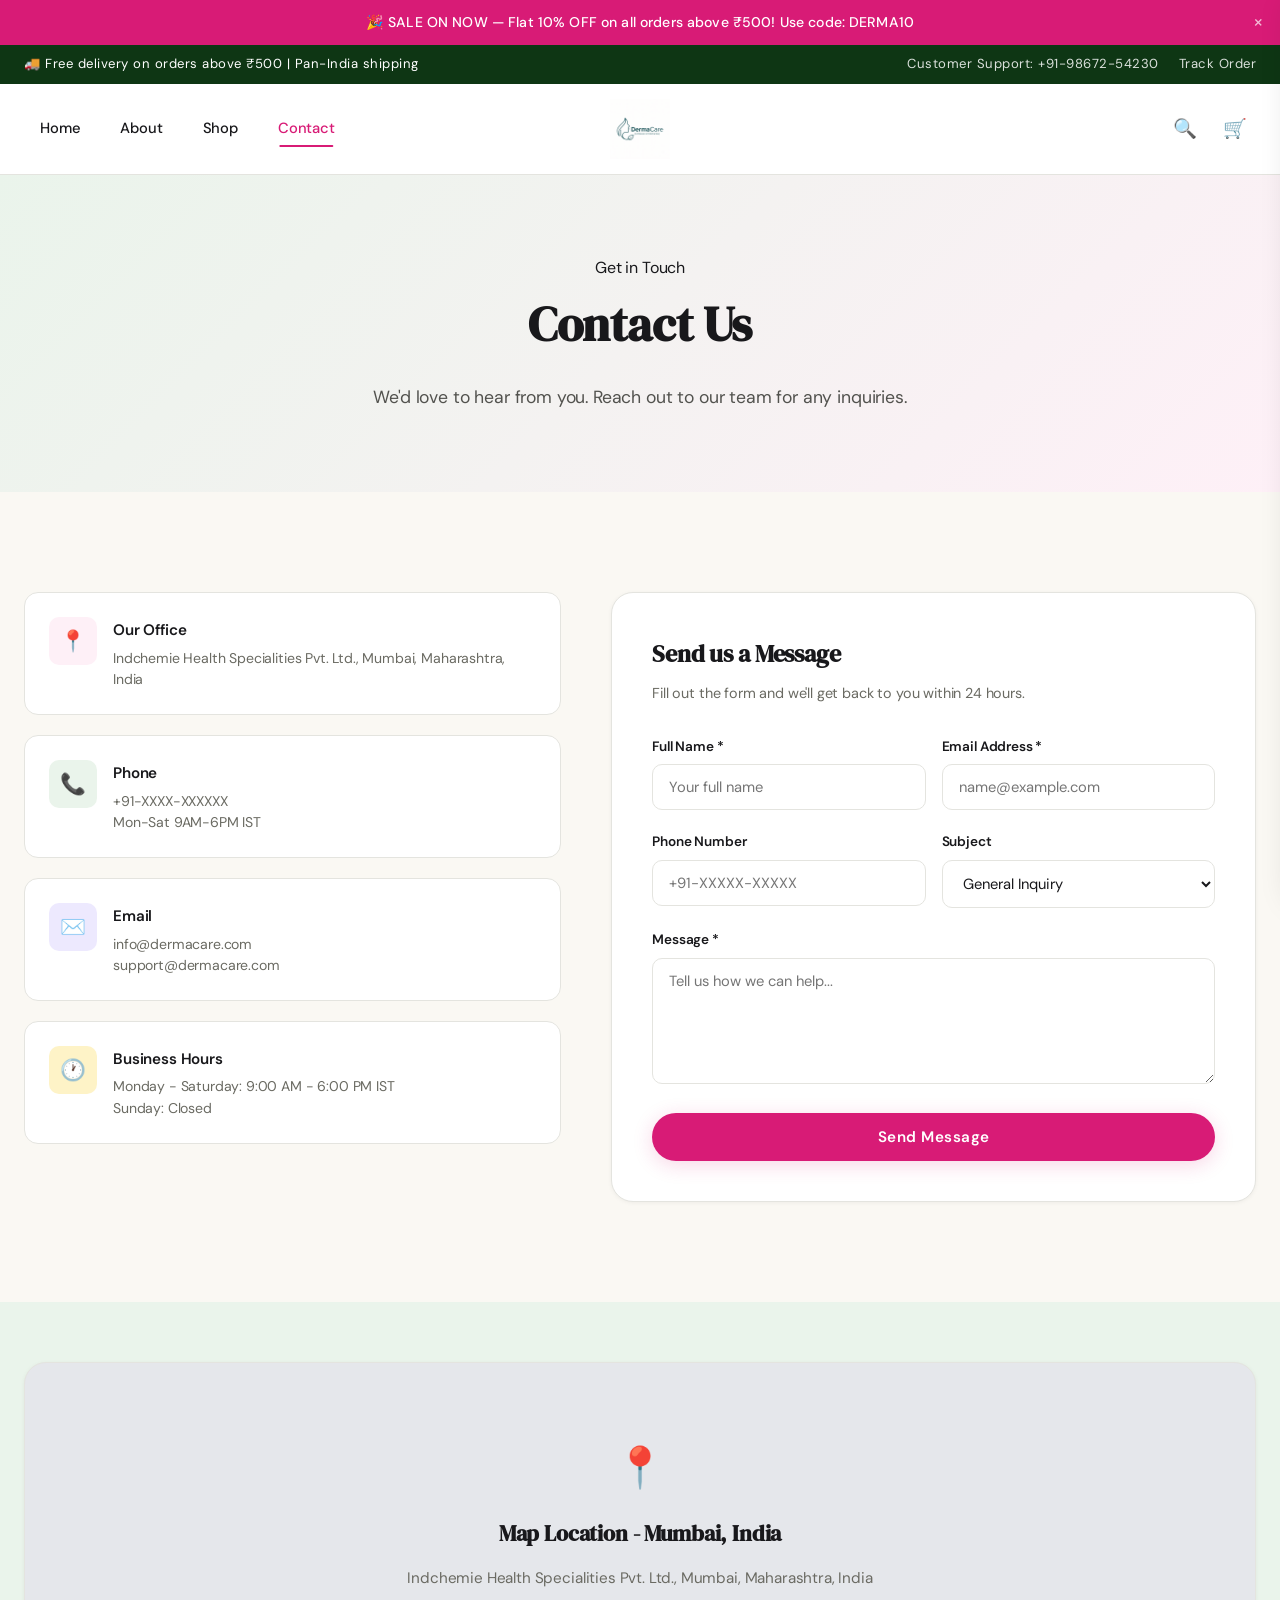
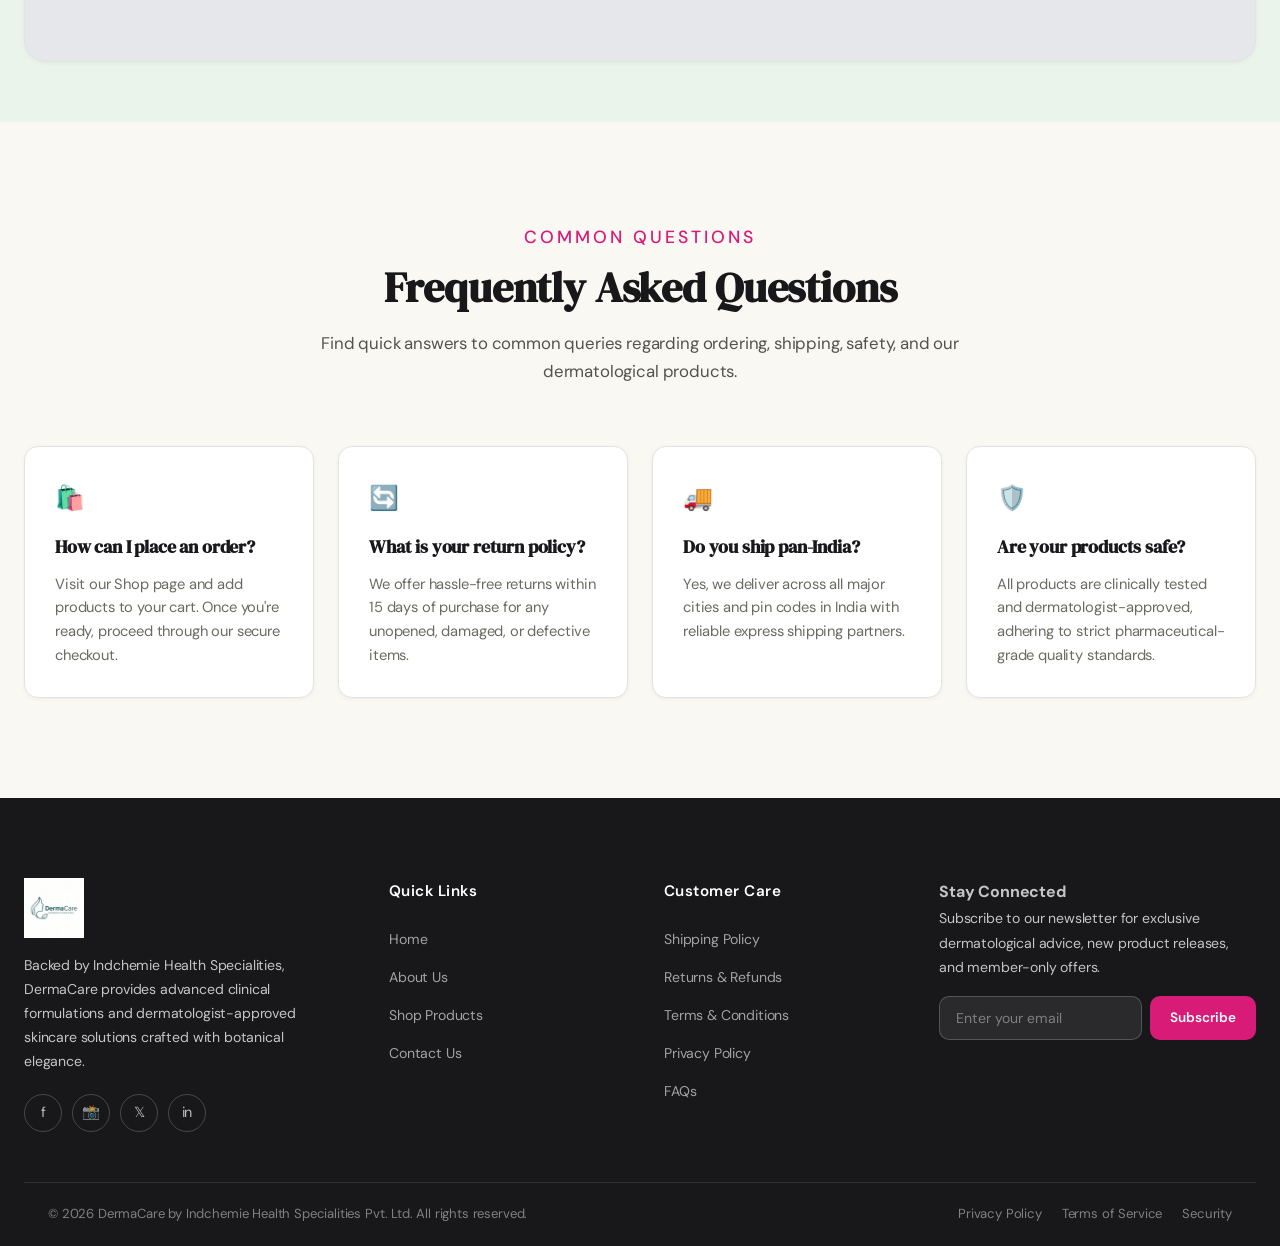
<file: contact.html>
﻿<!DOCTYPE html>
<html lang="en">
<head>
  <meta charset="UTF-8">
  <meta name="viewport" content="width=device-width, initial-scale=1.0">
  <title>Contact Us | DermaCare - Clinical Skincare</title>
  <meta name="description" content="Get in touch with DermaCare. Reach out to our skincare experts and customer support team for inquiries, product support, and orders.">
  <!-- Stylesheet -->
  <link rel="stylesheet" href="css/style.css">
  <!-- Favicon / Brand Icon -->
  <link rel="icon" href="data:image/svg+xml,<svg xmlns=%22http://www.w3.org/2000/svg%22 viewBox=%220 0 100 100%22><text y=%22.9em%22 font-size=%2290%22>🌿</text></svg>">
</head>
<body>

  <!-- Announcement Banner (controlled by config.js) -->
  <div id="announcement-bar" style="display:none;"></div>

  <!-- Top Bar -->
  <div class="top-bar">
    <div class="container">
      <div class="top-bar-left">
        <span id="top-bar-message">Free shipping on orders over ₹500</span>
      </div>
      <div class="top-bar-right">
        <a href="tel:+919867254230" id="top-bar-phone">Customer Support: +91-9867254230</a>
        <a href="#">Track Order</a>
      </div>
    </div>
  </div>

  <!-- Navigation -->
  <header class="navbar">
    <div class="container">
      <div class="nav-left">
        <nav class="nav-links">
          <a href="index.html">Home</a>
          <a href="about.html">About</a>
          <a href="shop.html">Shop</a>
          <a href="contact.html" class="active">Contact</a>
        </nav>
      </div>

      <a href="index.html" class="logo">
        <div class="logo-icon"><img src="images/logo.png" alt="DermaCare Logo"></div>
      </a>

      <div class="nav-right">
        <div class="nav-actions">
          <a href="shop.html" class="nav-action-btn search-btn" aria-label="Search Products">🔍</a>
          <button class="nav-action-btn cart-btn" onclick="toggleCart()" aria-label="View Shopping Cart">
            🛒
            <span class="cart-count">0</span>
          </button>
          <button class="menu-toggle" aria-label="Toggle Navigation Menu">☰</button>
        </div>
      </div>
    </div>
  </header>

  <!-- Mobile Navigation Drawer -->
  <div class="mobile-nav">
    <a href="index.html">Home</a>
    <a href="about.html">About</a>
    <a href="shop.html">Shop</a>
    <a href="contact.html" class="active">Contact</a>
  </div>

  <!-- Page Hero -->
  <section class="page-hero">
    <div class="container fade-in">
      <div class="section-label">Get in Touch</div>
      <h1>Contact Us</h1>
      <p>We'd love to hear from you. Reach out to our team for any inquiries.</p>
    </div>
  </section>

  <!-- Contact Section -->
  <section class="section-padding">
    <div class="container">
      <div class="contact-grid">
        <!-- Left Side: Contact Info Cards -->
        <div class="contact-info-cards fade-in-left">
          <div class="contact-info-card">
            <div class="contact-info-icon">📍</div>
            <div>
              <h4>Our Office</h4>
              <p>Indchemie Health Specialities Pvt. Ltd., Mumbai, Maharashtra, India</p>
            </div>
          </div>

          <div class="contact-info-card">
            <div class="contact-info-icon">📞</div>
            <div>
              <h4>Phone</h4>
              <p>+91-XXXX-XXXXXX<br>Mon-Sat 9AM-6PM IST</p>
            </div>
          </div>

          <div class="contact-info-card">
            <div class="contact-info-icon">✉️</div>
            <div>
              <h4>Email</h4>
              <p>info@dermacare.com<br>support@dermacare.com</p>
            </div>
          </div>

          <div class="contact-info-card">
            <div class="contact-info-icon">🕐</div>
            <div>
              <h4>Business Hours</h4>
              <p>Monday - Saturday: 9:00 AM - 6:00 PM IST<br>Sunday: Closed</p>
            </div>
          </div>
        </div>

        <!-- Right Side: Contact Form Card -->
        <div class="contact-form-card fade-in-right">
          <h3>Send us a Message</h3>
          <p>Fill out the form and we'll get back to you within 24 hours.</p>

          <form id="contact-form">
            <div class="form-row">
              <div class="form-group">
                <label for="contact-name">Full Name *</label>
                <input type="text" id="contact-name" name="name" placeholder="Your full name" required>
              </div>
              <div class="form-group">
                <label for="contact-email">Email Address *</label>
                <input type="email" id="contact-email" name="email" placeholder="name@example.com" required>
              </div>
            </div>

            <div class="form-row">
              <div class="form-group">
                <label for="contact-phone">Phone Number</label>
                <input type="tel" id="contact-phone" name="phone" placeholder="+91-XXXXX-XXXXX">
              </div>
              <div class="form-group">
                <label for="contact-subject">Subject</label>
                <select id="contact-subject" name="subject">
                  <option value="General Inquiry">General Inquiry</option>
                  <option value="Product Information">Product Information</option>
                  <option value="Order Support">Order Support</option>
                  <option value="Business Partnership">Business Partnership</option>
                  <option value="Other">Other</option>
                </select>
              </div>
            </div>

            <div class="form-group">
              <label for="contact-message">Message *</label>
              <textarea id="contact-message" name="message" rows="5" placeholder="Tell us how we can help..." required></textarea>
            </div>

            <button type="submit" class="btn btn-primary" style="width: 100%;">Send Message</button>
          </form>
        </div>
      </div>
    </div>
  </section>

  <!-- Map Section -->
  <section class="section-padding-sm bg-green-light">
    <div class="container fade-in">
      <div style="background: #E5E7EB; border: 1px solid var(--border); border-radius: var(--radius-lg); height: 300px; display: flex; flex-direction: column; align-items: center; justify-content: center; gap: 12px; box-shadow: var(--shadow-sm); text-align: center; padding: 20px;">
        <span style="font-size: 2.5rem;">📍</span>
        <h3 style="font-family: var(--font-heading); font-size: 1.4rem; color: var(--text); margin: 0;">Map Location - Mumbai, India</h3>
        <p style="color: var(--dark-gray); font-size: 0.95rem; margin: 0; max-width: 500px;">Indchemie Health Specialities Pvt. Ltd., Mumbai, Maharashtra, India</p>
      </div>
    </div>
  </section>

  <!-- FAQ Section -->
  <section class="section-padding">
    <div class="container">
      <div class="section-header fade-in">
        <div class="section-label">Common Questions</div>
        <h2>Frequently Asked Questions</h2>
        <p>Find quick answers to common queries regarding ordering, shipping, safety, and our dermatological products.</p>
      </div>

      <div style="display: grid; grid-template-columns: repeat(auto-fit, minmax(280px, 1fr)); gap: 24px;" class="fade-in">
        <div style="background: var(--white); border: 1px solid var(--border); border-radius: var(--radius-md); padding: 30px; box-shadow: var(--shadow-sm); transition: var(--transition);">
          <div style="font-size: 1.5rem; margin-bottom: 12px;">🛍️</div>
          <h4 style="font-family: var(--font-heading); font-size: 1.15rem; margin-bottom: 10px; color: var(--text);">How can I place an order?</h4>
          <p style="font-size: 0.92rem; color: var(--dark-gray); line-height: 1.6; margin: 0;">Visit our Shop page and add products to your cart. Once you're ready, proceed through our secure checkout.</p>
        </div>

        <div style="background: var(--white); border: 1px solid var(--border); border-radius: var(--radius-md); padding: 30px; box-shadow: var(--shadow-sm); transition: var(--transition);">
          <div style="font-size: 1.5rem; margin-bottom: 12px;">🔄</div>
          <h4 style="font-family: var(--font-heading); font-size: 1.15rem; margin-bottom: 10px; color: var(--text);">What is your return policy?</h4>
          <p style="font-size: 0.92rem; color: var(--dark-gray); line-height: 1.6; margin: 0;">We offer hassle-free returns within 15 days of purchase for any unopened, damaged, or defective items.</p>
        </div>

        <div style="background: var(--white); border: 1px solid var(--border); border-radius: var(--radius-md); padding: 30px; box-shadow: var(--shadow-sm); transition: var(--transition);">
          <div style="font-size: 1.5rem; margin-bottom: 12px;">🚚</div>
          <h4 style="font-family: var(--font-heading); font-size: 1.15rem; margin-bottom: 10px; color: var(--text);">Do you ship pan-India?</h4>
          <p style="font-size: 0.92rem; color: var(--dark-gray); line-height: 1.6; margin: 0;">Yes, we deliver across all major cities and pin codes in India with reliable express shipping partners.</p>
        </div>

        <div style="background: var(--white); border: 1px solid var(--border); border-radius: var(--radius-md); padding: 30px; box-shadow: var(--shadow-sm); transition: var(--transition);">
          <div style="font-size: 1.5rem; margin-bottom: 12px;">🛡️</div>
          <h4 style="font-family: var(--font-heading); font-size: 1.15rem; margin-bottom: 10px; color: var(--text);">Are your products safe?</h4>
          <p style="font-size: 0.92rem; color: var(--dark-gray); line-height: 1.6; margin: 0;">All products are clinically tested and dermatologist-approved, adhering to strict pharmaceutical-grade quality standards.</p>
        </div>
      </div>
    </div>
  </section>

  <!-- Footer -->
  <footer class="footer">
    <div class="container">
      <div class="footer-grid">
        <div class="footer-brand">
          <a href="index.html" class="logo" style="padding: 0; margin-bottom: 16px;">
            <div class="logo-icon"><img src="images/logo.png" alt="DermaCare Logo"></div>
          </a>
          <p>Backed by Indchemie Health Specialities, DermaCare provides advanced clinical formulations and dermatologist-approved skincare solutions crafted with botanical elegance.</p>
          <div class="footer-socials">
            <a href="#" class="footer-social" aria-label="Facebook">f</a>
            <a href="#" class="footer-social" aria-label="Instagram">📸</a>
            <a href="#" class="footer-social" aria-label="Twitter">𝕏</a>
            <a href="#" class="footer-social" aria-label="LinkedIn">in</a>
          </div>
        </div>

        <div class="footer-col">
          <h4>Quick Links</h4>
          <ul>
            <li><a href="index.html">Home</a></li>
            <li><a href="about.html">About Us</a></li>
            <li><a href="shop.html">Shop Products</a></li>
            <li><a href="contact.html">Contact Us</a></li>
          </ul>
        </div>

        <div class="footer-col">
          <h4>Customer Care</h4>
          <ul>
            <li><a href="#">Shipping Policy</a></li>
            <li><a href="#">Returns & Refunds</a></li>
            <li><a href="#">Terms & Conditions</a></li>
            <li><a href="#">Privacy Policy</a></li>
            <li><a href="#">FAQs</a></li>
          </ul>
        </div>

        <div class="footer-newsletter">
          <h4>Stay Connected</h4>
          <p>Subscribe to our newsletter for exclusive dermatological advice, new product releases, and member-only offers.</p>
          <form class="newsletter-form" onsubmit="event.preventDefault(); showToast('Thank you for subscribing!'); this.reset();">
            <input type="email" placeholder="Enter your email" required aria-label="Your email address">
            <button type="submit">Subscribe</button>
          </form>
        </div>
      </div>

      <div class="footer-bottom">
        <div class="container">
          <p>&copy; 2026 DermaCare by Indchemie Health Specialities Pvt. Ltd. All rights reserved.</p>
          <div class="footer-bottom-links">
            <a href="#">Privacy Policy</a>
            <a href="#">Terms of Service</a>
            <a href="#">Security</a>
          </div>
        </div>
      </div>
    </div>
  </footer>

  <!-- Cart Sidebar & Overlay -->
  <div class="cart-overlay" onclick="toggleCart()"></div>
  <aside class="cart-sidebar" aria-label="Shopping Cart">
    <div class="cart-header">
      <h3>Your Cart</h3>
      <button class="cart-close" onclick="toggleCart()" aria-label="Close cart">✕</button>
    </div>
    <div class="cart-items">
      <!-- Populated dynamically by main.js -->
    </div>
    <div class="cart-footer">
      <div class="cart-total">
        <span class="cart-total-label">Subtotal</span>
        <span class="cart-total-amount">₹0.00</span>
      </div>
      <a href="checkout.html" class="cart-checkout-btn" style="text-align: center; text-decoration: none; display: block;">Proceed to Checkout</a>
    </div>
  </aside>

  <!-- Scroll to Top Button -->
  <button class="scroll-top" aria-label="Scroll to top">↑</button>

  <!-- JavaScript -->
  <script src="js/config.js"></script>
  <script src="js/main.js"></script>
</body>
</html>
</file>
<file: css/style.css>
/* ============================================
   DermaCare - E-Commerce Website Stylesheet
   Theme: Clinical Elegance with Botanical Touch
   Colors: Hot Pink (#E91E7B) + Forest Green (#1B5E20)
   ============================================ */

/* ---------- Google Fonts ---------- */
@import url('https://fonts.googleapis.com/css2?family=DM+Sans:ital,opsz,wght@0,9..40,300;0,9..40,400;0,9..40,500;0,9..40,600;0,9..40,700;1,9..40,400&family=DM+Serif+Display:ital@0;1&display=swap');

/* ---------- CSS Variables ---------- */
:root {
  /* Brand Colors — refined palette */
  --pink: #D81B76;
  --pink-light: #FEF0F7;
  --pink-mid: #FAD0E8;
  --pink-hover: #B5185F;
  --pink-glow: rgba(216, 27, 118, 0.12);

  --green: #1A5C22;
  --green-light: #EAF4EB;
  --green-mid: #C5E3C7;
  --green-dark: #0E3614;
  --green-accent: #2E7D32;

  /* Neutrals */
  --white: #FFFFFF;
  --off-white: #F8F8F5;       /* warm off-white */
  --cream: #FAF8F3;           /* very subtle cream background */
  --light-gray: #F0F0ED;
  --gray: #A8A8A0;
  --dark-gray: #6A6A62;
  --text: #18181B;
  --text-light: #52524E;
  --border: #E4E4DF;
  --border-light: #EFEFEC;

  /* Shadows */
  --shadow-sm: 0 1px 4px rgba(0,0,0,0.05);
  --shadow-md: 0 4px 16px rgba(0,0,0,0.07);
  --shadow-lg: 0 8px 32px rgba(0,0,0,0.09);
  --shadow-xl: 0 16px 56px rgba(0,0,0,0.10);
  --shadow-pink: 0 4px 20px rgba(216, 27, 118, 0.18);
  --shadow-green: 0 4px 20px rgba(26, 92, 34, 0.14);

  /* Shape */
  --radius-sm: 10px;
  --radius-md: 14px;
  --radius-lg: 22px;
  --radius-xl: 100px;

  --transition: all 0.28s cubic-bezier(0.4, 0, 0.2, 1);

  /* Typography */
  --font-heading: 'DM Serif Display', 'Georgia', serif;
  --font-body: 'DM Sans', 'Segoe UI', sans-serif;
  --font-accent: 'DM Sans', 'Segoe UI', sans-serif;
}

/* ---------- Reset & Base ---------- */
*,
*::before,
*::after {
  margin: 0;
  padding: 0;
  box-sizing: border-box;
}

html {
  scroll-behavior: smooth;
  font-size: 16px;
}

body {
  font-family: var(--font-body);
  color: var(--text);
  background: var(--cream);
  line-height: 1.75;
  overflow-x: hidden;
  -webkit-font-smoothing: antialiased;
  -moz-osx-font-smoothing: grayscale;
  letter-spacing: -0.01em;
}

a {
  text-decoration: none;
  color: inherit;
  transition: var(--transition);
}

img {
  max-width: 100%;
  height: auto;
  display: block;
}

ul, ol { list-style: none; }

button {
  cursor: pointer;
  border: none;
  outline: none;
  background: none;
  font-family: inherit;
}

input, textarea, select {
  font-family: inherit;
  font-size: inherit;
  outline: none;
}

.container {
  max-width: 1280px;
  margin: 0 auto;
  padding: 0 24px;
}

/* ---------- Utility Classes ---------- */
.section-padding { padding: 100px 0; }
.section-padding-sm { padding: 60px 0; }
.text-pink { color: var(--pink); }
.text-green { color: var(--green); }
.bg-pink-light { background: var(--pink-light); }
.bg-green-light { background: var(--green-light); }

.section-header {
  text-align: center;
  max-width: 650px;
  margin: 0 auto 60px;
}
.section-header .section-label {
  font-family: var(--font-accent);
  font-size: 1.1rem;
  color: var(--pink);
  letter-spacing: 3px;
  text-transform: uppercase;
  margin-bottom: 10px;
  font-weight: 500;
}
.section-header h2 {
  font-family: var(--font-heading);
  font-size: 2.6rem;
  font-weight: 600;
  color: var(--text);
  margin-bottom: 16px;
  line-height: 1.2;
}
.section-header p {
  color: var(--text-light);
  font-size: 1.05rem;
  line-height: 1.7;
}

/* ---------- Buttons ---------- */
.btn {
  display: inline-flex;
  align-items: center;
  justify-content: center;
  gap: 8px;
  padding: 14px 32px;
  border-radius: var(--radius-xl);
  font-weight: 600;
  font-size: 0.95rem;
  letter-spacing: 0.5px;
  transition: var(--transition);
  position: relative;
  overflow: hidden;
}

.btn-primary {
  background: var(--pink);
  color: var(--white);
  box-shadow: var(--shadow-pink);
}
.btn-primary:hover {
  background: var(--pink-hover);
  transform: translateY(-2px);
  box-shadow: 0 6px 25px rgba(233, 30, 123, 0.35);
}

.btn-secondary {
  background: var(--green);
  color: var(--white);
  box-shadow: var(--shadow-green);
}
.btn-secondary:hover {
  background: var(--green-dark);
  transform: translateY(-2px);
  box-shadow: 0 6px 25px rgba(27, 94, 32, 0.3);
}

.btn-outline {
  background: transparent;
  color: var(--pink);
  border: 2px solid var(--pink);
}
.btn-outline:hover {
  background: var(--pink);
  color: var(--white);
  transform: translateY(-2px);
}

.btn-outline-green {
  background: transparent;
  color: var(--green);
  border: 2px solid var(--green);
}
.btn-outline-green:hover {
  background: var(--green);
  color: var(--white);
  transform: translateY(-2px);
}

.btn-sm {
  padding: 10px 22px;
  font-size: 0.85rem;
}

/* ---------- Top Bar ---------- */
.top-bar {
  background: var(--green-dark);
  color: var(--white);
  padding: 8px 0;
  font-size: 0.82rem;
  letter-spacing: 0.5px;
}
.top-bar .container {
  display: flex;
  justify-content: space-between;
  align-items: center;
}
.top-bar a { color: rgba(255,255,255,0.85); }
.top-bar a:hover { color: var(--white); }
.top-bar-right {
  display: flex;
  gap: 20px;
  align-items: center;
}

/* ---------- Navigation ---------- */
.navbar {
  background: var(--white);
  position: sticky;
  top: 0;
  z-index: 1000;
  box-shadow: 0 1px 0 var(--border);
  transition: var(--transition);
}
.navbar.scrolled {
  box-shadow: var(--shadow-md);
}
.navbar .container {
  display: flex;
  align-items: center;
  justify-content: space-between;
  height: 90px;
}

.nav-left,
.nav-right {
  display: flex;
  align-items: center;
  flex: 1;
}
.nav-right { justify-content: flex-end; }

.logo {
  display: flex;
  align-items: center;
  gap: 12px;
  padding: 0 30px;
  flex-shrink: 0;
}
.logo-icon {
  width: auto;
  height: 60px;
  display: flex;
  align-items: center;
  justify-content: center;
  position: relative;
  overflow: hidden;
  transition: var(--transition);
}
.logo-icon img {
  height: 100%;
  width: auto;
  object-fit: contain;
  filter: drop-shadow(0 1px 2px rgba(0,0,0,0.08));
}
.logo:hover .logo-icon img {
  filter: drop-shadow(0 2px 6px rgba(27, 94, 32, 0.2));
}
.logo-text {
  display: flex;
  flex-direction: column;
  line-height: 1.15;
}
.logo-brand {
  font-family: var(--font-heading);
  font-size: 1.5rem;
  font-weight: 700;
  color: var(--green);
  letter-spacing: 1px;
}
.logo-brand span { color: var(--pink); }
.logo-tagline {
  font-size: 0.65rem;
  color: var(--dark-gray);
  letter-spacing: 2px;
  text-transform: uppercase;
  font-weight: 500;
}

.nav-links {
  display: flex;
  gap: 8px;
  align-items: center;
}
.nav-links a {
  padding: 8px 16px;
  font-weight: 500;
  font-size: 0.92rem;
  color: var(--text);
  border-radius: var(--radius-sm);
  position: relative;
}
.nav-links a::after {
  content: '';
  position: absolute;
  bottom: 2px;
  left: 50%;
  transform: translateX(-50%);
  width: 0;
  height: 2px;
  background: var(--pink);
  transition: var(--transition);
  border-radius: 2px;
}
.nav-links a:hover::after,
.nav-links a.active::after {
  width: 60%;
}
.nav-links a:hover { color: var(--pink); }
.nav-links a.active { color: var(--pink); }

.nav-actions {
  display: flex;
  align-items: center;
  gap: 8px;
}
.nav-action-btn {
  width: 42px;
  height: 42px;
  border-radius: 50%;
  display: flex;
  align-items: center;
  justify-content: center;
  color: var(--text);
  transition: var(--transition);
  position: relative;
  font-size: 1.2rem;
}
.nav-action-btn:hover {
  background: var(--pink-light);
  color: var(--pink);
}
.cart-count {
  position: absolute;
  top: 2px;
  right: 2px;
  width: 18px;
  height: 18px;
  background: var(--pink);
  color: var(--white);
  font-size: 0.65rem;
  font-weight: 700;
  border-radius: 50%;
  display: flex;
  align-items: center;
  justify-content: center;
}

/* Mobile Menu Toggle */
.menu-toggle {
  display: none;
  width: 42px;
  height: 42px;
  border-radius: var(--radius-sm);
  align-items: center;
  justify-content: center;
  font-size: 1.4rem;
  color: var(--text);
}

/* ---------- Hero Section ---------- */
.hero {
  position: relative;
  min-height: 90vh;
  display: flex;
  align-items: center;
  overflow: hidden;
  background: linear-gradient(135deg, var(--white) 0%, var(--pink-light) 30%, var(--white) 50%, var(--green-light) 80%, var(--white) 100%);
}

.hero::before {
  content: '';
  position: absolute;
  top: -200px;
  right: -200px;
  width: 600px;
  height: 600px;
  border-radius: 50%;
  background: radial-gradient(circle, var(--pink-glow) 0%, transparent 70%);
  animation: float 8s ease-in-out infinite;
}
.hero::after {
  content: '';
  position: absolute;
  bottom: -150px;
  left: -150px;
  width: 500px;
  height: 500px;
  border-radius: 50%;
  background: radial-gradient(circle, rgba(27,94,32,0.08) 0%, transparent 70%);
  animation: float 10s ease-in-out infinite reverse;
}

@keyframes float {
  0%, 100% { transform: translate(0, 0) scale(1); }
  50% { transform: translate(30px, -30px) scale(1.05); }
}

.hero .container {
  position: relative;
  z-index: 2;
  display: grid;
  grid-template-columns: 1fr 1fr;
  gap: 60px;
  align-items: center;
}

.hero-content {
  max-width: 560px;
}
.hero-badge {
  display: inline-flex;
  align-items: center;
  gap: 8px;
  padding: 8px 18px;
  background: var(--green-light);
  color: var(--green);
  border-radius: var(--radius-xl);
  font-size: 0.82rem;
  font-weight: 600;
  letter-spacing: 1px;
  text-transform: uppercase;
  margin-bottom: 24px;
}
.hero-badge::before {
  content: '✦';
  color: var(--green);
}

.hero h1 {
  font-family: var(--font-heading);
  font-size: 3.8rem;
  font-weight: 700;
  line-height: 1.1;
  margin-bottom: 20px;
  color: var(--text);
}
.hero h1 .highlight-pink {
  color: var(--pink);
  position: relative;
}
.hero h1 .highlight-green {
  color: var(--green);
}
.hero p {
  font-size: 1.15rem;
  color: var(--text-light);
  margin-bottom: 36px;
  line-height: 1.8;
}
.hero-buttons {
  display: flex;
  gap: 16px;
  flex-wrap: wrap;
}
.hero-stats {
  display: flex;
  gap: 40px;
  margin-top: 50px;
  padding-top: 30px;
  border-top: 1px solid var(--border);
}
.hero-stat h3 {
  font-family: var(--font-heading);
  font-size: 2rem;
  color: var(--green);
  font-weight: 700;
}
.hero-stat p {
  font-size: 0.85rem;
  color: var(--dark-gray);
  margin-bottom: 0;
}

.hero-visual {
  display: flex;
  align-items: center;
  justify-content: center;
  position: relative;
}
.hero-visual-card {
  width: 100%;
  max-width: 480px;
  aspect-ratio: 4/5;
  border-radius: var(--radius-lg);
  background: linear-gradient(160deg, var(--green-light) 0%, var(--pink-light) 50%, var(--white) 100%);
  display: flex;
  flex-direction: column;
  align-items: center;
  justify-content: center;
  gap: 20px;
  box-shadow: var(--shadow-xl);
  position: relative;
  overflow: hidden;
}
.hero-visual-card::before {
  content: '';
  position: absolute;
  top: 0;
  left: 0;
  right: 0;
  bottom: 0;
  background: url("data:image/svg+xml,%3Csvg width='60' height='60' viewBox='0 0 60 60' xmlns='http://www.w3.org/2000/svg'%3E%3Cg fill='none' fill-rule='evenodd'%3E%3Cg fill='%231B5E20' fill-opacity='0.04'%3E%3Cpath d='M36 34v-4h-2v4h-4v2h4v4h2v-4h4v-2h-4zm0-30V0h-2v4h-4v2h4v4h2V6h4V4h-4zM6 34v-4H4v4H0v2h4v4h2v-4h4v-2H6zM6 4V0H4v4H0v2h4v4h2V6h4V4H6z'/%3E%3C/g%3E%3C/g%3E%3C/svg%3E");
  opacity: 0.5;
}
.hero-visual-icon {
  font-size: 5rem;
  position: relative;
  z-index: 1;
}
.hero-visual-text {
  font-family: var(--font-heading);
  font-size: 1.6rem;
  color: var(--green);
  font-weight: 600;
  position: relative;
  z-index: 1;
  text-align: center;
  padding: 0 30px;
}
.hero-visual-subtitle {
  font-family: var(--font-accent);
  font-size: 1rem;
  color: var(--pink);
  letter-spacing: 3px;
  text-transform: uppercase;
  position: relative;
  z-index: 1;
}

/* Floating badges on hero visual */
.float-badge {
  position: absolute;
  padding: 12px 20px;
  background: var(--white);
  border-radius: var(--radius-md);
  box-shadow: var(--shadow-lg);
  z-index: 3;
  animation: floatBadge 4s ease-in-out infinite;
}
.float-badge:nth-child(1) { top: 15%; left: -20px; animation-delay: 0s; }
.float-badge:nth-child(2) { bottom: 20%; right: -20px; animation-delay: 1.5s; }
.float-badge .badge-icon { font-size: 1.3rem; margin-bottom: 4px; }
.float-badge .badge-text {
  font-size: 0.75rem;
  font-weight: 600;
  color: var(--text);
  white-space: nowrap;
}

@keyframes floatBadge {
  0%, 100% { transform: translateY(0); }
  50% { transform: translateY(-10px); }
}

/* ---------- Brand Bar ---------- */
.brand-bar {
  padding: 40px 0;
  background: var(--off-white);
  border-top: 1px solid var(--border);
  border-bottom: 1px solid var(--border);
}
.brand-bar .container {
  display: flex;
  align-items: center;
  justify-content: center;
  gap: 50px;
  flex-wrap: wrap;
}
.brand-bar-item {
  font-family: var(--font-accent);
  font-size: 1.1rem;
  color: var(--dark-gray);
  letter-spacing: 2px;
  text-transform: uppercase;
  display: flex;
  align-items: center;
  gap: 10px;
}
.brand-bar-item span { font-size: 1.3rem; }

/* ---------- Categories Section ---------- */
.categories-grid {
  display: grid;
  grid-template-columns: repeat(4, 1fr);
  gap: 24px;
}
.category-card {
  background: var(--white);
  border: 1px solid var(--border);
  border-radius: var(--radius-lg);
  padding: 36px 24px;
  text-align: center;
  transition: var(--transition);
  position: relative;
  overflow: hidden;
}
.category-card::before {
  content: '';
  position: absolute;
  top: 0;
  left: 0;
  right: 0;
  height: 4px;
  background: linear-gradient(90deg, var(--pink), var(--green));
  transform: scaleX(0);
  transition: var(--transition);
}
.category-card:hover::before { transform: scaleX(1); }
.category-card:hover {
  transform: translateY(-6px);
  box-shadow: var(--shadow-lg);
  border-color: transparent;
}
.category-icon {
  width: 70px;
  height: 70px;
  margin: 0 auto 18px;
  border-radius: 50%;
  display: flex;
  align-items: center;
  justify-content: center;
  font-size: 2rem;
  transition: var(--transition);
}
.category-card:nth-child(odd) .category-icon { background: var(--pink-light); }
.category-card:nth-child(even) .category-icon { background: var(--green-light); }
.category-card:hover .category-icon { transform: scale(1.1); }
.category-card h3 {
  font-family: var(--font-heading);
  font-size: 1.15rem;
  margin-bottom: 6px;
  color: var(--text);
}
.category-card p {
  font-size: 0.85rem;
  color: var(--dark-gray);
}

/* ---------- Products ---------- */
.products-grid {
  display: grid;
  grid-template-columns: repeat(auto-fill, minmax(280px, 1fr));
  gap: 28px;
}

.product-card {
  background: var(--white);
  border: 1px solid var(--border);
  border-radius: var(--radius-lg);
  overflow: hidden;
  transition: var(--transition);
  position: relative;
}
.product-card:hover {
  transform: translateY(-6px);
  box-shadow: var(--shadow-lg);
  border-color: transparent;
}

.product-image {
  position: relative;
  aspect-ratio: 1;
  overflow: hidden;
  display: flex;
  align-items: center;
  justify-content: center;
}
.product-image-placeholder {
  width: 100%;
  height: 100%;
  display: flex;
  flex-direction: column;
  align-items: center;
  justify-content: center;
  gap: 12px;
  transition: var(--transition);
}
.product-card:hover .product-image-placeholder { transform: scale(1.03); }

.product-initials {
  width: 80px;
  height: 80px;
  border-radius: 50%;
  display: flex;
  align-items: center;
  justify-content: center;
  font-family: var(--font-heading);
  font-size: 1.6rem;
  font-weight: 700;
  color: var(--white);
}
.product-type-label {
  font-size: 0.7rem;
  font-weight: 600;
  letter-spacing: 2px;
  text-transform: uppercase;
  color: var(--dark-gray);
}

/* Product card color variations */
.product-card[data-category="cream"] .product-image-placeholder { background: linear-gradient(160deg, #FFF5F7, #FFE4EC); }
.product-card[data-category="cream"] .product-initials { background: var(--pink); }
.product-card[data-category="lotion"] .product-image-placeholder { background: linear-gradient(160deg, #F0FFF4, #E6F9ED); }
.product-card[data-category="lotion"] .product-initials { background: var(--green); }
.product-card[data-category="tablet"] .product-image-placeholder { background: linear-gradient(160deg, #F5F3FF, #EDE9FE); }
.product-card[data-category="tablet"] .product-initials { background: #7C3AED; }
.product-card[data-category="gel"] .product-image-placeholder { background: linear-gradient(160deg, #ECFEFF, #CFFAFE); }
.product-card[data-category="gel"] .product-initials { background: #0891B2; }
.product-card[data-category="ointment"] .product-image-placeholder { background: linear-gradient(160deg, #FFFBEB, #FEF3C7); }
.product-card[data-category="ointment"] .product-initials { background: #D97706; }
.product-card[data-category="specialty"] .product-image-placeholder { background: linear-gradient(160deg, #FFF0F5, #E8F5E9); }
.product-card[data-category="specialty"] .product-initials { background: linear-gradient(135deg, var(--pink), var(--green)); }

.product-badge {
  position: absolute;
  top: 14px;
  left: 14px;
  padding: 5px 12px;
  border-radius: var(--radius-xl);
  font-size: 0.7rem;
  font-weight: 700;
  text-transform: uppercase;
  letter-spacing: 1px;
  z-index: 2;
}
.product-badge.new { background: var(--green); color: var(--white); }
.product-badge.popular { background: var(--pink); color: var(--white); }
.product-badge.sale { background: #F59E0B; color: var(--white); }

.product-wishlist {
  position: absolute;
  top: 14px;
  right: 14px;
  width: 36px;
  height: 36px;
  border-radius: 50%;
  background: var(--white);
  box-shadow: var(--shadow-sm);
  display: flex;
  align-items: center;
  justify-content: center;
  color: var(--dark-gray);
  font-size: 1rem;
  z-index: 2;
  transition: var(--transition);
  opacity: 0;
}
.product-card:hover .product-wishlist { opacity: 1; }
.product-wishlist:hover {
  color: var(--pink);
  background: var(--pink-light);
}

.product-info {
  padding: 20px;
}
.product-category-tag {
  font-size: 0.72rem;
  font-weight: 600;
  letter-spacing: 1.5px;
  text-transform: uppercase;
  color: var(--pink);
  margin-bottom: 6px;
}
.product-name {
  font-family: var(--font-heading);
  font-size: 1.05rem;
  font-weight: 600;
  color: var(--text);
  margin-bottom: 10px;
  line-height: 1.3;
}
.product-description {
  font-size: 0.83rem;
  color: var(--dark-gray);
  margin-bottom: 14px;
  line-height: 1.5;
  display: -webkit-box;
  -webkit-line-clamp: 2;
  -webkit-box-orient: vertical;
  overflow: hidden;
}
.product-footer {
  display: flex;
  align-items: center;
  justify-content: space-between;
  padding-top: 14px;
  border-top: 1px solid var(--border);
}
.product-price {
  font-family: var(--font-heading);
  font-size: 1.3rem;
  font-weight: 700;
  color: var(--green);
}
.product-price .currency { font-size: 0.9rem; }
.add-to-cart-btn {
  width: 40px;
  height: 40px;
  border-radius: 50%;
  background: var(--pink);
  color: var(--white);
  display: flex;
  align-items: center;
  justify-content: center;
  font-size: 1.1rem;
  transition: var(--transition);
  box-shadow: var(--shadow-pink);
}
.add-to-cart-btn:hover {
  background: var(--pink-hover);
  transform: scale(1.1);
}

/* ---------- Featured Products Carousel ---------- */
.carousel-wrapper {
  position: relative;
  overflow: hidden;
  margin: 0 -12px;
  padding: 12px;
}
.carousel-track {
  display: flex;
  gap: 28px;
  transition: transform 0.5s cubic-bezier(0.4, 0, 0.2, 1);
}
.carousel-track .product-card {
  min-width: 300px;
  flex-shrink: 0;
}
.carousel-nav {
  display: flex;
  justify-content: center;
  gap: 12px;
  margin-top: 36px;
}
.carousel-btn {
  width: 48px;
  height: 48px;
  border-radius: 50%;
  background: var(--white);
  border: 2px solid var(--border);
  display: flex;
  align-items: center;
  justify-content: center;
  font-size: 1.2rem;
  color: var(--text);
  transition: var(--transition);
}
.carousel-btn:hover {
  border-color: var(--pink);
  color: var(--pink);
  box-shadow: var(--shadow-pink);
}
.carousel-dots {
  display: flex;
  align-items: center;
  gap: 8px;
}
.carousel-dot {
  width: 10px;
  height: 10px;
  border-radius: 50%;
  background: var(--border);
  transition: var(--transition);
  cursor: pointer;
}
.carousel-dot.active {
  background: var(--pink);
  width: 28px;
  border-radius: 5px;
}

/* ---------- About / Info Section ---------- */
.about-grid {
  display: grid;
  grid-template-columns: 1fr 1fr;
  gap: 80px;
  align-items: center;
}
.about-image {
  border-radius: var(--radius-lg);
  overflow: hidden;
  position: relative;
  aspect-ratio: 4/3;
  background: linear-gradient(160deg, var(--green-light) 0%, var(--pink-light) 100%);
  display: flex;
  flex-direction: column;
  align-items: center;
  justify-content: center;
  gap: 20px;
  box-shadow: var(--shadow-lg);
}
.about-image-icon { font-size: 5rem; }
.about-image-text {
  font-family: var(--font-heading);
  font-size: 1.5rem;
  color: var(--green);
  font-weight: 600;
  text-align: center;
  padding: 0 30px;
}

.about-content .about-label {
  font-family: var(--font-accent);
  font-size: 1rem;
  color: var(--pink);
  letter-spacing: 3px;
  text-transform: uppercase;
  margin-bottom: 10px;
  font-weight: 500;
}
.about-content h2 {
  font-family: var(--font-heading);
  font-size: 2.4rem;
  font-weight: 600;
  color: var(--text);
  margin-bottom: 20px;
  line-height: 1.2;
}
.about-content p {
  color: var(--text-light);
  margin-bottom: 16px;
  font-size: 1.02rem;
  line-height: 1.8;
}

.about-features {
  display: grid;
  grid-template-columns: 1fr 1fr;
  gap: 20px;
  margin-top: 30px;
}
.about-feature {
  display: flex;
  align-items: flex-start;
  gap: 14px;
}
.about-feature-icon {
  width: 44px;
  height: 44px;
  flex-shrink: 0;
  border-radius: var(--radius-sm);
  display: flex;
  align-items: center;
  justify-content: center;
  font-size: 1.2rem;
}
.about-feature:nth-child(odd) .about-feature-icon { background: var(--pink-light); }
.about-feature:nth-child(even) .about-feature-icon { background: var(--green-light); }
.about-feature h4 {
  font-size: 0.92rem;
  font-weight: 600;
  margin-bottom: 2px;
}
.about-feature p {
  font-size: 0.82rem;
  color: var(--dark-gray);
  margin-bottom: 0;
}

/* ---------- Testimonials ---------- */
.testimonials-grid {
  display: grid;
  grid-template-columns: repeat(3, 1fr);
  gap: 28px;
}
.testimonial-card {
  background: var(--white);
  border: 1px solid var(--border);
  border-radius: var(--radius-lg);
  padding: 32px;
  transition: var(--transition);
}
.testimonial-card:hover {
  box-shadow: var(--shadow-lg);
  border-color: transparent;
  transform: translateY(-4px);
}
.testimonial-stars {
  color: #F59E0B;
  font-size: 0.9rem;
  margin-bottom: 16px;
  letter-spacing: 2px;
}
.testimonial-text {
  font-family: var(--font-accent);
  font-size: 1.1rem;
  color: var(--text);
  line-height: 1.7;
  margin-bottom: 20px;
  font-style: italic;
}
.testimonial-author {
  display: flex;
  align-items: center;
  gap: 12px;
}
.testimonial-avatar {
  width: 44px;
  height: 44px;
  border-radius: 50%;
  display: flex;
  align-items: center;
  justify-content: center;
  font-weight: 700;
  font-size: 0.9rem;
  color: var(--white);
}
.testimonial-card:nth-child(1) .testimonial-avatar { background: var(--pink); }
.testimonial-card:nth-child(2) .testimonial-avatar { background: var(--green); }
.testimonial-card:nth-child(3) .testimonial-avatar { background: #7C3AED; }
.testimonial-name {
  font-weight: 600;
  font-size: 0.9rem;
}
.testimonial-role {
  font-size: 0.8rem;
  color: var(--dark-gray);
}

/* ---------- CTA Banner ---------- */
.cta-banner {
  background: linear-gradient(135deg, var(--green-dark) 0%, var(--green) 50%, var(--green-accent) 100%);
  padding: 80px 0;
  position: relative;
  overflow: hidden;
}
.cta-banner::before {
  content: '';
  position: absolute;
  top: -50%;
  right: -10%;
  width: 500px;
  height: 500px;
  border-radius: 50%;
  background: rgba(233, 30, 123, 0.1);
}
.cta-banner .container {
  position: relative;
  z-index: 2;
  text-align: center;
}
.cta-banner h2 {
  font-family: var(--font-heading);
  font-size: 2.4rem;
  color: var(--white);
  margin-bottom: 16px;
}
.cta-banner p {
  color: rgba(255,255,255,0.8);
  max-width: 550px;
  margin: 0 auto 30px;
  font-size: 1.05rem;
}
.cta-banner .btn-primary {
  background: var(--pink);
  font-size: 1rem;
  padding: 16px 40px;
}

/* ---------- Shop Page Specific ---------- */
.shop-header {
  background: linear-gradient(135deg, var(--green-light) 0%, var(--pink-light) 100%);
  padding: 60px 0 40px;
  text-align: center;
}
.shop-header h1 {
  font-family: var(--font-heading);
  font-size: 2.8rem;
  margin-bottom: 10px;
}
.shop-header p {
  color: var(--text-light);
  font-size: 1.05rem;
}

.shop-toolbar {
  display: flex;
  justify-content: space-between;
  align-items: center;
  gap: 20px;
  margin-bottom: 40px;
  flex-wrap: wrap;
}
.shop-search {
  display: flex;
  align-items: center;
  gap: 10px;
  background: var(--white);
  border: 1px solid var(--border);
  border-radius: var(--radius-xl);
  padding: 10px 20px;
  flex: 1;
  max-width: 400px;
  transition: var(--transition);
}
.shop-search:focus-within {
  border-color: var(--pink);
  box-shadow: 0 0 0 3px var(--pink-glow);
}
.shop-search input {
  border: none;
  flex: 1;
  font-size: 0.92rem;
  color: var(--text);
  background: transparent;
}
.shop-search input::placeholder { color: var(--gray); }
.shop-search-icon { color: var(--dark-gray); font-size: 1.1rem; }

.filter-pills {
  display: flex;
  gap: 8px;
  flex-wrap: wrap;
}
.filter-pill {
  padding: 8px 20px;
  border-radius: var(--radius-xl);
  font-size: 0.85rem;
  font-weight: 500;
  border: 1px solid var(--border);
  background: var(--white);
  color: var(--text);
  transition: var(--transition);
  cursor: pointer;
}
.filter-pill:hover,
.filter-pill.active {
  background: var(--pink);
  color: var(--white);
  border-color: var(--pink);
}
.shop-sort select {
  padding: 10px 16px;
  border: 1px solid var(--border);
  border-radius: var(--radius-sm);
  font-size: 0.9rem;
  color: var(--text);
  background: var(--white);
  cursor: pointer;
}

.product-count {
  font-size: 0.9rem;
  color: var(--dark-gray);
  margin-bottom: 20px;
}
.product-count span {
  font-weight: 700;
  color: var(--text);
}

/* ---------- About Page Specific ---------- */
.page-hero {
  background: linear-gradient(135deg, var(--green-light) 0%, var(--pink-light) 100%);
  padding: 80px 0;
  text-align: center;
  position: relative;
  overflow: hidden;
}
.page-hero h1 {
  font-family: var(--font-heading);
  font-size: 3rem;
  margin-bottom: 16px;
  color: var(--text);
}
.page-hero p {
  color: var(--text-light);
  font-size: 1.1rem;
  max-width: 600px;
  margin: 0 auto;
}

.values-grid {
  display: grid;
  grid-template-columns: repeat(3, 1fr);
  gap: 30px;
}
.value-card {
  text-align: center;
  padding: 40px 30px;
  border: 1px solid var(--border);
  border-radius: var(--radius-lg);
  transition: var(--transition);
}
.value-card:hover {
  box-shadow: var(--shadow-lg);
  border-color: transparent;
  transform: translateY(-4px);
}
.value-icon {
  width: 70px;
  height: 70px;
  border-radius: 50%;
  display: flex;
  align-items: center;
  justify-content: center;
  font-size: 2rem;
  margin: 0 auto 20px;
}
.value-card:nth-child(1) .value-icon { background: var(--pink-light); }
.value-card:nth-child(2) .value-icon { background: var(--green-light); }
.value-card:nth-child(3) .value-icon { background: #EDE9FE; }
.value-card h3 {
  font-family: var(--font-heading);
  font-size: 1.2rem;
  margin-bottom: 10px;
}
.value-card p {
  font-size: 0.9rem;
  color: var(--dark-gray);
  line-height: 1.7;
}

.timeline {
  max-width: 700px;
  margin: 0 auto;
  position: relative;
  padding-left: 40px;
}
.timeline::before {
  content: '';
  position: absolute;
  left: 15px;
  top: 0;
  bottom: 0;
  width: 2px;
  background: linear-gradient(to bottom, var(--pink), var(--green));
}
.timeline-item {
  position: relative;
  margin-bottom: 40px;
}
.timeline-item::before {
  content: '';
  position: absolute;
  left: -30px;
  top: 6px;
  width: 12px;
  height: 12px;
  border-radius: 50%;
  background: var(--pink);
  border: 3px solid var(--white);
  box-shadow: 0 0 0 2px var(--pink);
}
.timeline-item:nth-child(even)::before { background: var(--green); box-shadow: 0 0 0 2px var(--green); }
.timeline-year {
  font-family: var(--font-heading);
  font-size: 1.1rem;
  font-weight: 700;
  color: var(--pink);
  margin-bottom: 4px;
}
.timeline-item:nth-child(even) .timeline-year { color: var(--green); }
.timeline-title {
  font-weight: 600;
  margin-bottom: 4px;
}
.timeline-text {
  font-size: 0.9rem;
  color: var(--dark-gray);
  line-height: 1.6;
}

/* ---------- Contact Page ---------- */
.contact-grid {
  display: grid;
  grid-template-columns: 1fr 1.2fr;
  gap: 50px;
  align-items: flex-start;
}
.contact-info-cards {
  display: flex;
  flex-direction: column;
  gap: 20px;
}
.contact-info-card {
  display: flex;
  align-items: flex-start;
  gap: 16px;
  padding: 24px;
  background: var(--white);
  border: 1px solid var(--border);
  border-radius: var(--radius-md);
  transition: var(--transition);
}
.contact-info-card:hover {
  box-shadow: var(--shadow-md);
  border-color: transparent;
}
.contact-info-icon {
  width: 48px;
  height: 48px;
  border-radius: var(--radius-sm);
  display: flex;
  align-items: center;
  justify-content: center;
  font-size: 1.3rem;
  flex-shrink: 0;
}
.contact-info-card:nth-child(1) .contact-info-icon { background: var(--pink-light); }
.contact-info-card:nth-child(2) .contact-info-icon { background: var(--green-light); }
.contact-info-card:nth-child(3) .contact-info-icon { background: #EDE9FE; }
.contact-info-card:nth-child(4) .contact-info-icon { background: #FEF3C7; }
.contact-info-card h4 {
  font-size: 0.95rem;
  font-weight: 600;
  margin-bottom: 4px;
}
.contact-info-card p {
  font-size: 0.88rem;
  color: var(--dark-gray);
  line-height: 1.5;
}

.contact-form-card {
  background: var(--white);
  border: 1px solid var(--border);
  border-radius: var(--radius-lg);
  padding: 40px;
  box-shadow: var(--shadow-sm);
}
.contact-form-card h3 {
  font-family: var(--font-heading);
  font-size: 1.5rem;
  margin-bottom: 6px;
}
.contact-form-card > p {
  color: var(--dark-gray);
  font-size: 0.9rem;
  margin-bottom: 28px;
}
.form-row {
  display: grid;
  grid-template-columns: 1fr 1fr;
  gap: 16px;
}
.form-group {
  margin-bottom: 20px;
}
.form-group label {
  display: block;
  font-size: 0.85rem;
  font-weight: 600;
  color: var(--text);
  margin-bottom: 6px;
}
.form-group input,
.form-group textarea,
.form-group select {
  width: 100%;
  padding: 12px 16px;
  border: 1px solid var(--border);
  border-radius: var(--radius-sm);
  font-size: 0.92rem;
  color: var(--text);
  background: var(--white);
  transition: var(--transition);
}
.form-group input:focus,
.form-group textarea:focus,
.form-group select:focus {
  border-color: var(--pink);
  box-shadow: 0 0 0 3px var(--pink-glow);
}
.form-group textarea {
  resize: vertical;
  min-height: 120px;
}

/* ---------- Footer ---------- */
.footer {
  background: var(--text);
  color: rgba(255,255,255,0.75);
  padding-top: 80px;
}
.footer-grid {
  display: grid;
  grid-template-columns: 1.4fr 1fr 1fr 1.2fr;
  gap: 50px;
  padding-bottom: 50px;
}
.footer-brand .logo-brand {
  color: var(--white);
  font-size: 1.6rem;
  margin-bottom: 4px;
}
.footer-brand .logo-tagline {
  color: rgba(255,255,255,0.4);
  margin-bottom: 16px;
  display: block;
}
.footer-brand p {
  font-size: 0.88rem;
  line-height: 1.7;
  margin-bottom: 20px;
}
.footer-socials {
  display: flex;
  gap: 10px;
}
.footer-social {
  width: 38px;
  height: 38px;
  border-radius: 50%;
  border: 1px solid rgba(255,255,255,0.2);
  display: flex;
  align-items: center;
  justify-content: center;
  color: rgba(255,255,255,0.7);
  transition: var(--transition);
  font-size: 0.9rem;
}
.footer-social:hover {
  background: var(--pink);
  border-color: var(--pink);
  color: var(--white);
}

.footer-col h4 {
  color: var(--white);
  font-size: 0.95rem;
  font-weight: 600;
  margin-bottom: 20px;
  letter-spacing: 0.5px;
}
.footer-col ul li { margin-bottom: 10px; }
.footer-col ul li a {
  font-size: 0.88rem;
  color: rgba(255,255,255,0.6);
  transition: var(--transition);
}
.footer-col ul li a:hover {
  color: var(--pink);
  padding-left: 4px;
}

.footer-newsletter p {
  font-size: 0.88rem;
  margin-bottom: 16px;
}
.newsletter-form {
  display: flex;
  gap: 8px;
}
.newsletter-form input {
  flex: 1;
  padding: 12px 16px;
  border: 1px solid rgba(255,255,255,0.2);
  border-radius: var(--radius-sm);
  background: rgba(255,255,255,0.08);
  color: var(--white);
  font-size: 0.88rem;
}
.newsletter-form input::placeholder { color: rgba(255,255,255,0.4); }
.newsletter-form input:focus {
  border-color: var(--pink);
  background: rgba(255,255,255,0.12);
}
.newsletter-form button {
  padding: 12px 20px;
  background: var(--pink);
  color: var(--white);
  border-radius: var(--radius-sm);
  font-weight: 600;
  font-size: 0.85rem;
  transition: var(--transition);
  white-space: nowrap;
}
.newsletter-form button:hover { background: var(--pink-hover); }

.footer-bottom {
  border-top: 1px solid rgba(255,255,255,0.1);
  padding: 20px 0;
}
.footer-bottom .container {
  display: flex;
  justify-content: space-between;
  align-items: center;
  flex-wrap: wrap;
  gap: 10px;
}
.footer-bottom p {
  font-size: 0.82rem;
  color: rgba(255,255,255,0.45);
}
.footer-bottom-links {
  display: flex;
  gap: 20px;
}
.footer-bottom-links a {
  font-size: 0.82rem;
  color: rgba(255,255,255,0.45);
}
.footer-bottom-links a:hover { color: var(--pink); }

/* ---------- Cart Sidebar ---------- */
.cart-overlay {
  position: fixed;
  inset: 0;
  background: rgba(0,0,0,0.5);
  z-index: 9998;
  opacity: 0;
  visibility: hidden;
  transition: var(--transition);
}
.cart-overlay.active {
  opacity: 1;
  visibility: visible;
}
.cart-sidebar {
  position: fixed;
  top: 0;
  right: -420px;
  width: 400px;
  max-width: 90vw;
  height: 100vh;
  background: var(--white);
  z-index: 9999;
  box-shadow: -8px 0 30px rgba(0,0,0,0.15);
  transition: right 0.4s cubic-bezier(0.4, 0, 0.2, 1);
  display: flex;
  flex-direction: column;
}
.cart-sidebar.active { right: 0; }

.cart-header {
  display: flex;
  justify-content: space-between;
  align-items: center;
  padding: 20px 24px;
  border-bottom: 1px solid var(--border);
}
.cart-header h3 {
  font-family: var(--font-heading);
  font-size: 1.3rem;
}
.cart-close {
  width: 36px;
  height: 36px;
  border-radius: 50%;
  display: flex;
  align-items: center;
  justify-content: center;
  font-size: 1.3rem;
  color: var(--dark-gray);
  transition: var(--transition);
}
.cart-close:hover {
  background: var(--light-gray);
  color: var(--text);
}

.cart-items {
  flex: 1;
  overflow-y: auto;
  padding: 20px 24px;
}
.cart-empty {
  text-align: center;
  padding: 60px 20px;
}
.cart-empty-icon { font-size: 3rem; margin-bottom: 16px; }
.cart-empty h4 {
  font-family: var(--font-heading);
  margin-bottom: 8px;
}
.cart-empty p {
  font-size: 0.9rem;
  color: var(--dark-gray);
}

.cart-item {
  display: flex;
  gap: 14px;
  padding: 16px 0;
  border-bottom: 1px solid var(--border);
}
.cart-item-image {
  width: 64px;
  height: 64px;
  border-radius: var(--radius-sm);
  display: flex;
  align-items: center;
  justify-content: center;
  font-family: var(--font-heading);
  font-weight: 700;
  color: var(--white);
  font-size: 0.8rem;
  flex-shrink: 0;
}
.cart-item-details { flex: 1; }
.cart-item-name {
  font-weight: 600;
  font-size: 0.9rem;
  margin-bottom: 4px;
}
.cart-item-price {
  font-size: 0.85rem;
  color: var(--green);
  font-weight: 600;
}
.cart-item-qty {
  display: flex;
  align-items: center;
  gap: 8px;
  margin-top: 8px;
}
.qty-btn {
  width: 28px;
  height: 28px;
  border-radius: 50%;
  border: 1px solid var(--border);
  display: flex;
  align-items: center;
  justify-content: center;
  font-size: 0.85rem;
  color: var(--text);
  transition: var(--transition);
}
.qty-btn:hover {
  border-color: var(--pink);
  color: var(--pink);
}
.cart-item-qty span {
  font-weight: 600;
  font-size: 0.9rem;
  min-width: 20px;
  text-align: center;
}
.cart-item-remove {
  color: var(--gray);
  font-size: 1rem;
  transition: var(--transition);
  align-self: flex-start;
  padding: 4px;
}
.cart-item-remove:hover { color: var(--pink); }

.cart-footer {
  padding: 20px 24px;
  border-top: 1px solid var(--border);
  background: var(--off-white);
}
.cart-total {
  display: flex;
  justify-content: space-between;
  align-items: center;
  margin-bottom: 16px;
}
.cart-total-label {
  font-weight: 600;
  font-size: 0.95rem;
}
.cart-total-amount {
  font-family: var(--font-heading);
  font-size: 1.4rem;
  font-weight: 700;
  color: var(--green);
}
.cart-checkout-btn {
  width: 100%;
  padding: 16px;
  background: var(--pink);
  color: var(--white);
  border-radius: var(--radius-sm);
  font-weight: 600;
  font-size: 1rem;
  transition: var(--transition);
}
.cart-checkout-btn:hover { background: var(--pink-hover); }

/* ---------- Notification Toast ---------- */
.toast {
  position: fixed;
  bottom: 30px;
  right: 30px;
  background: var(--green);
  color: var(--white);
  padding: 14px 24px;
  border-radius: var(--radius-sm);
  font-size: 0.9rem;
  font-weight: 500;
  box-shadow: var(--shadow-lg);
  z-index: 10000;
  transform: translateY(100px);
  opacity: 0;
  transition: all 0.4s cubic-bezier(0.4, 0, 0.2, 1);
  display: flex;
  align-items: center;
  gap: 10px;
}
.toast.show {
  transform: translateY(0);
  opacity: 1;
}
.toast-icon { font-size: 1.2rem; }

/* ---------- Scroll-to-top ---------- */
.scroll-top {
  position: fixed;
  bottom: 30px;
  left: 30px;
  width: 44px;
  height: 44px;
  border-radius: 50%;
  background: var(--green);
  color: var(--white);
  display: flex;
  align-items: center;
  justify-content: center;
  font-size: 1.2rem;
  box-shadow: var(--shadow-green);
  opacity: 0;
  visibility: hidden;
  transform: translateY(10px);
  transition: var(--transition);
  z-index: 100;
}
.scroll-top.visible {
  opacity: 1;
  visibility: visible;
  transform: translateY(0);
}
.scroll-top:hover {
  background: var(--green-dark);
  transform: translateY(-3px);
}

/* ---------- Mobile Nav ---------- */
.mobile-nav {
  display: none;
  position: fixed;
  inset: 0;
  background: var(--white);
  z-index: 9990;
  padding: 80px 24px 24px;
  flex-direction: column;
  gap: 0;
  transform: translateX(100%);
  transition: transform 0.4s cubic-bezier(0.4, 0, 0.2, 1);
}
.mobile-nav.active { transform: translateX(0); }
.mobile-nav a {
  display: block;
  padding: 16px 0;
  font-size: 1.1rem;
  font-weight: 500;
  color: var(--text);
  border-bottom: 1px solid var(--border);
}
.mobile-nav a:hover,
.mobile-nav a.active { color: var(--pink); }

/* ---------- Responsive ---------- */
@media (max-width: 1024px) {
  .hero .container {
    grid-template-columns: 1fr;
    text-align: center;
  }
  .hero-content { max-width: 100%; }
  .hero h1 { font-size: 3rem; }
  .hero-buttons { justify-content: center; }
  .hero-stats { justify-content: center; }
  .hero-visual { display: none; }
  .categories-grid { grid-template-columns: repeat(2, 1fr); }
  .about-grid { grid-template-columns: 1fr; gap: 40px; }
  .testimonials-grid { grid-template-columns: 1fr; }
  .footer-grid { grid-template-columns: 1fr 1fr; }
  .contact-grid { grid-template-columns: 1fr; }
  .values-grid { grid-template-columns: 1fr; }
}

@media (max-width: 768px) {
  .top-bar { display: none; }
  .nav-left .nav-links,
  .nav-right .nav-actions .search-btn { display: none; }
  .menu-toggle { display: flex; }
  .mobile-nav { display: flex; }

  .hero { min-height: 70vh; }
  .hero h1 { font-size: 2.4rem; }
  .hero p { font-size: 1rem; }
  .hero-stats { flex-direction: column; gap: 16px; text-align: center; }

  .section-header h2 { font-size: 2rem; }
  .section-padding { padding: 60px 0; }

  .categories-grid { grid-template-columns: 1fr 1fr; gap: 16px; }
  .products-grid { grid-template-columns: repeat(auto-fill, minmax(250px, 1fr)); gap: 16px; }
  .carousel-track .product-card { min-width: 260px; }

  .shop-toolbar { flex-direction: column; align-items: stretch; }
  .shop-search { max-width: 100%; }
  .filter-pills { overflow-x: auto; flex-wrap: nowrap; padding-bottom: 8px; }

  .footer-grid { grid-template-columns: 1fr; gap: 30px; }
  .footer-bottom .container { flex-direction: column; text-align: center; }

  .form-row { grid-template-columns: 1fr; }
  .about-features { grid-template-columns: 1fr; }

  .page-hero h1 { font-size: 2.2rem; }
}

@media (max-width: 480px) {
  .hero h1 { font-size: 2rem; }
  .hero-buttons { flex-direction: column; }
  .hero-buttons .btn { width: 100%; }
  .categories-grid { grid-template-columns: 1fr; }
  .products-grid { grid-template-columns: 1fr; }
  .logo-text { display: none; }
  .newsletter-form { flex-direction: column; }
}

/* ---------- Animations ---------- */
.fade-in {
  opacity: 0;
  transform: translateY(20px);
  transition: opacity 0.6s ease, transform 0.6s ease;
}
.fade-in.visible {
  opacity: 1;
  transform: translateY(0);
}
.fade-in-left {
  opacity: 0;
  transform: translateX(-30px);
  transition: opacity 0.6s ease, transform 0.6s ease;
}
.fade-in-left.visible {
  opacity: 1;
  transform: translateX(0);
}
.fade-in-right {
  opacity: 0;
  transform: translateX(30px);
  transition: opacity 0.6s ease, transform 0.6s ease;
}
.fade-in-right.visible {
  opacity: 1;
  transform: translateX(0);
}

/* ============================================
   MOBILE FIRST — Comprehensive Smartphone Fix
   ============================================ */

/* Base mobile improvements */
@media (max-width: 768px) {
  /* Better touch targets */
  button, .btn, a {
    -webkit-tap-highlight-color: transparent;
  }
  input, select, textarea {
    font-size: 16px !important; /* Prevents iOS zoom on focus */
    border-radius: var(--radius-sm);
  }

  /* Navbar fixes */
  .navbar { padding: 0 16px; height: 70px; }
  .logo-icon { height: 44px !important; }
  .nav-actions { gap: 8px; }
  .cart-btn { width: 40px; height: 40px; }

  /* Hero fixes */
  .hero { padding: 60px 0 40px; min-height: auto; }
  .hero .container { padding: 0 16px; }
  .hero h1 { font-size: 1.9rem !important; line-height: 1.25; }
  .hero p { font-size: 0.95rem; }
  .hero-buttons { gap: 10px; }
  .hero-buttons .btn { padding: 13px 24px; font-size: 0.9rem; min-height: 48px; }
  .hero-stats { display: grid; grid-template-columns: 1fr 1fr; gap: 12px; width: 100%; }
  .stat-item { text-align: center; padding: 12px 8px; background: rgba(255,255,255,0.08); border-radius: var(--radius-sm); }

  /* Section spacing */
  .section-padding { padding: 48px 0; }
  .container { padding: 0 16px; }
  .section-header h2 { font-size: 1.75rem !important; }
  .section-header p { font-size: 0.9rem; }
  .section-label { font-size: 0.75rem !important; letter-spacing: 2px; }

  /* Product grid */
  .products-grid { grid-template-columns: repeat(2, 1fr) !important; gap: 12px; }
  .product-card { border-radius: var(--radius-md); }
  .product-image { height: 160px; }
  .product-info { padding: 12px; }
  .product-name { font-size: 0.8rem; }
  .product-description { display: none; } /* Hide desc on mobile for compact look */
  .product-price { font-size: 1rem; }
  .add-to-cart-btn { width: 36px; height: 36px; font-size: 1.2rem; }
  .product-category-tag { font-size: 0.65rem; }

  /* Carousel */
  .carousel-track { gap: 12px; }
  .carousel-track .product-card { min-width: 220px !important; }
  .carousel-controls { gap: 8px; }
  .carousel-btn { width: 36px; height: 36px; font-size: 0.9rem; }

  /* Categories */
  .categories-grid { grid-template-columns: repeat(2, 1fr) !important; gap: 12px; }
  .category-card { padding: 20px 12px; }
  .category-icon { font-size: 2rem; }
  .category-card h3 { font-size: 0.9rem; }

  /* Filter pills — horizontal scroll */
  .filter-pills {
    overflow-x: auto;
    flex-wrap: nowrap;
    -webkit-overflow-scrolling: touch;
    scrollbar-width: none;
    padding-bottom: 4px;
    gap: 8px;
    justify-content: flex-start;
  }
  .filter-pills::-webkit-scrollbar { display: none; }
  .filter-pill { white-space: nowrap; flex-shrink: 0; padding: 8px 16px; font-size: 0.8rem; }

  /* Shop toolbar */
  .shop-toolbar { gap: 12px; }
  .shop-search input { height: 44px; font-size: 0.9rem; }
  .sort-select { height: 44px; font-size: 0.9rem; }

  /* Cart sidebar */
  .cart-sidebar { width: 100vw !important; max-width: 100vw; }
  .cart-header { padding: 16px 20px; }
  .cart-item { gap: 10px; padding: 12px 0; }
  .cart-item-image { width: 44px; height: 44px; font-size: 0.75rem; flex-shrink: 0; }
  .cart-item-name { font-size: 0.82rem; }
  .cart-footer { padding: 16px 20px; }
  .cart-total-amount { font-size: 1.2rem; }
  .cart-footer .btn { min-height: 48px; font-size: 0.9rem; }

  /* About page */
  .about-grid { grid-template-columns: 1fr; gap: 30px; }
  .about-features { grid-template-columns: 1fr 1fr; gap: 12px; }
  .feature-item { padding: 16px 12px; }
  .values-grid { grid-template-columns: 1fr; gap: 16px; }

  /* Page hero (inner pages) */
  .page-hero { padding: 60px 0 40px; }
  .page-hero h1 { font-size: 1.9rem !important; }
  .page-hero p { font-size: 0.95rem; }

  /* Footer */
  .footer { padding: 40px 0 0; }
  .footer-grid { grid-template-columns: 1fr; gap: 24px; }
  .footer-col h4 { font-size: 0.95rem; margin-bottom: 12px; }
  .footer-col li { margin-bottom: 8px; }
  .footer-col a { font-size: 0.88rem; }
  .footer-bottom { padding: 16px 0; }
  .footer-bottom p { font-size: 0.8rem; }

  /* Form elements */
  .form-group label { font-size: 0.85rem; margin-bottom: 6px; }
  .form-group input, .form-group textarea, .form-group select {
    padding: 12px 14px;
    min-height: 48px;
  }
  .form-row { grid-template-columns: 1fr !important; }

  /* Trust badges / tags */
  .checkout-trust { flex-wrap: wrap; gap: 8px; }
  .checkout-trust span { font-size: 0.78rem; padding: 6px 10px; }

  /* Testimonials */
  .testimonial-card { padding: 20px 16px; }

  /* Announcement bar */
  #announcement-bar { font-size: 0.78rem !important; padding: 8px 36px 8px 12px !important; }
}

/* Extra small phones */
@media (max-width: 390px) {
  .products-grid { grid-template-columns: 1fr !important; }
  .hero h1 { font-size: 1.65rem !important; }
  .categories-grid { grid-template-columns: 1fr !important; }
  .about-features { grid-template-columns: 1fr; }
  .hero-stats { grid-template-columns: 1fr 1fr; }
}

/* Checkout page — mobile two-column to single column */
@media (max-width: 768px) {
  .checkout-wrapper { padding: 20px 0 40px; }
  .checkout-grid { grid-template-columns: 1fr !important; gap: 16px; }
  .checkout-card { padding: 20px 16px; border-radius: var(--radius-md); }
  .checkout-card h2 { font-size: 1.2rem; }
  .checkout-card .subtitle { font-size: 0.85rem; }
  .whatsapp-btn { min-height: 52px; font-size: 0.95rem; }
  .checkout-items-list { max-height: 280px; overflow-y: auto; }
  .checkout-item { padding: 10px 0; }
  .checkout-item-name { font-size: 0.82rem; }
  .checkout-item-price { font-size: 0.88rem; }
}
</file>
